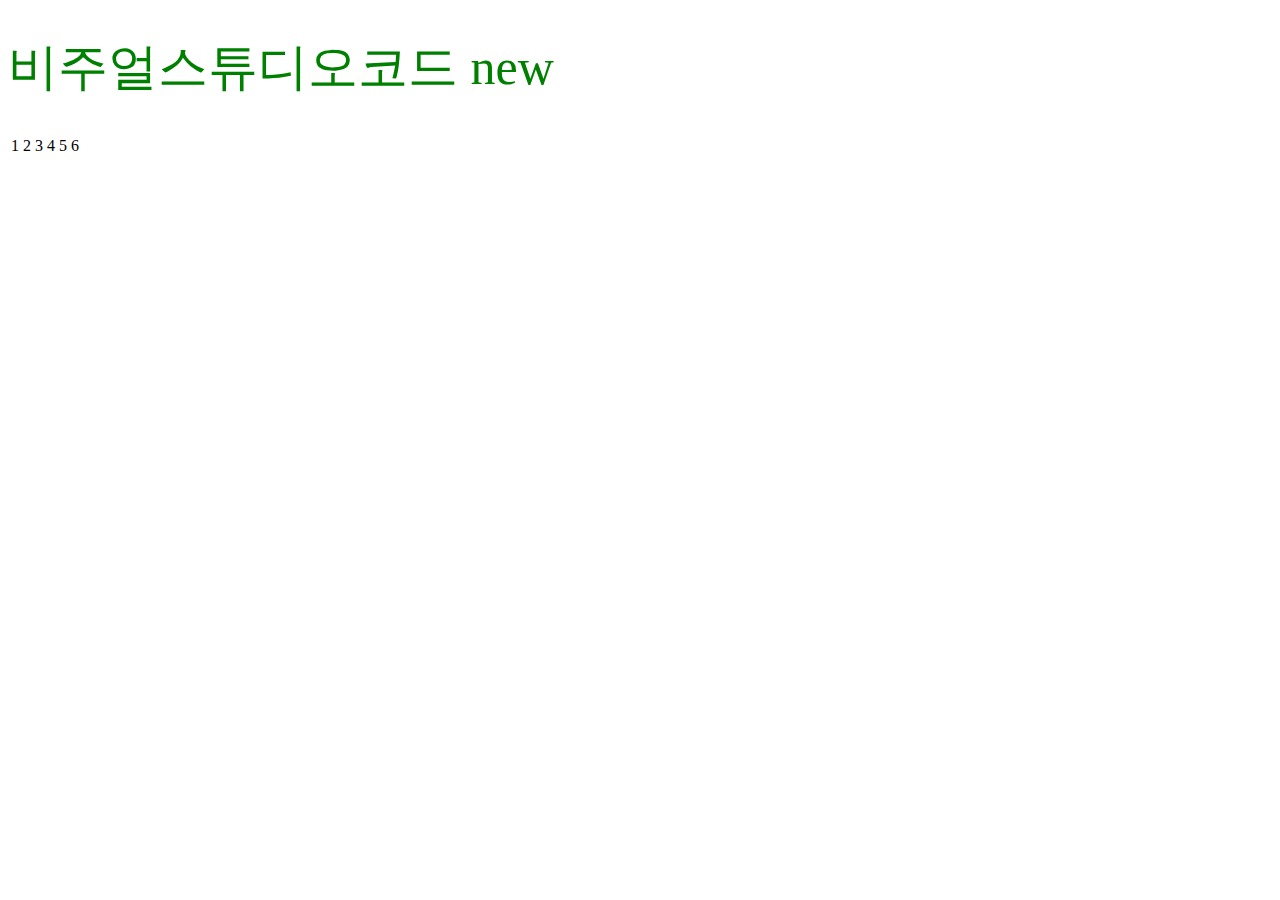
<file: index.html>
<!DOCTYPE html>
<html lang="ko">
  <head>
    <meta charset="UTF-8" />
    <meta http-equiv="X-UA-Compatible" content="IE=edge" />
    <title>VC 사용법</title>
    <style>
      h1 {
        color: rgba(235, 13, 13, 0.26);
      }
    </style>
    <link rel="stylesheet" href="css/inflearn.css">
  </head>
  <body>
    <h1 class="heading">비주얼스튜디오코드 <span>new</span></h1>
    <table>
      <tr>
        <td>1</td>
        <td>2</td>
        <td>3</td>
        <td>4</td>
        <td>5</td>
        <td>6</td>
      </tr>
    </table>
    
    <table>
      <tr>
        <td></td>
        <td></td>
        <td></td>
      </tr>
      <tr>
        <td></td>
        <td></td>
        <td></td>
      </tr>
    </table>
  </body>
</html>
</file>
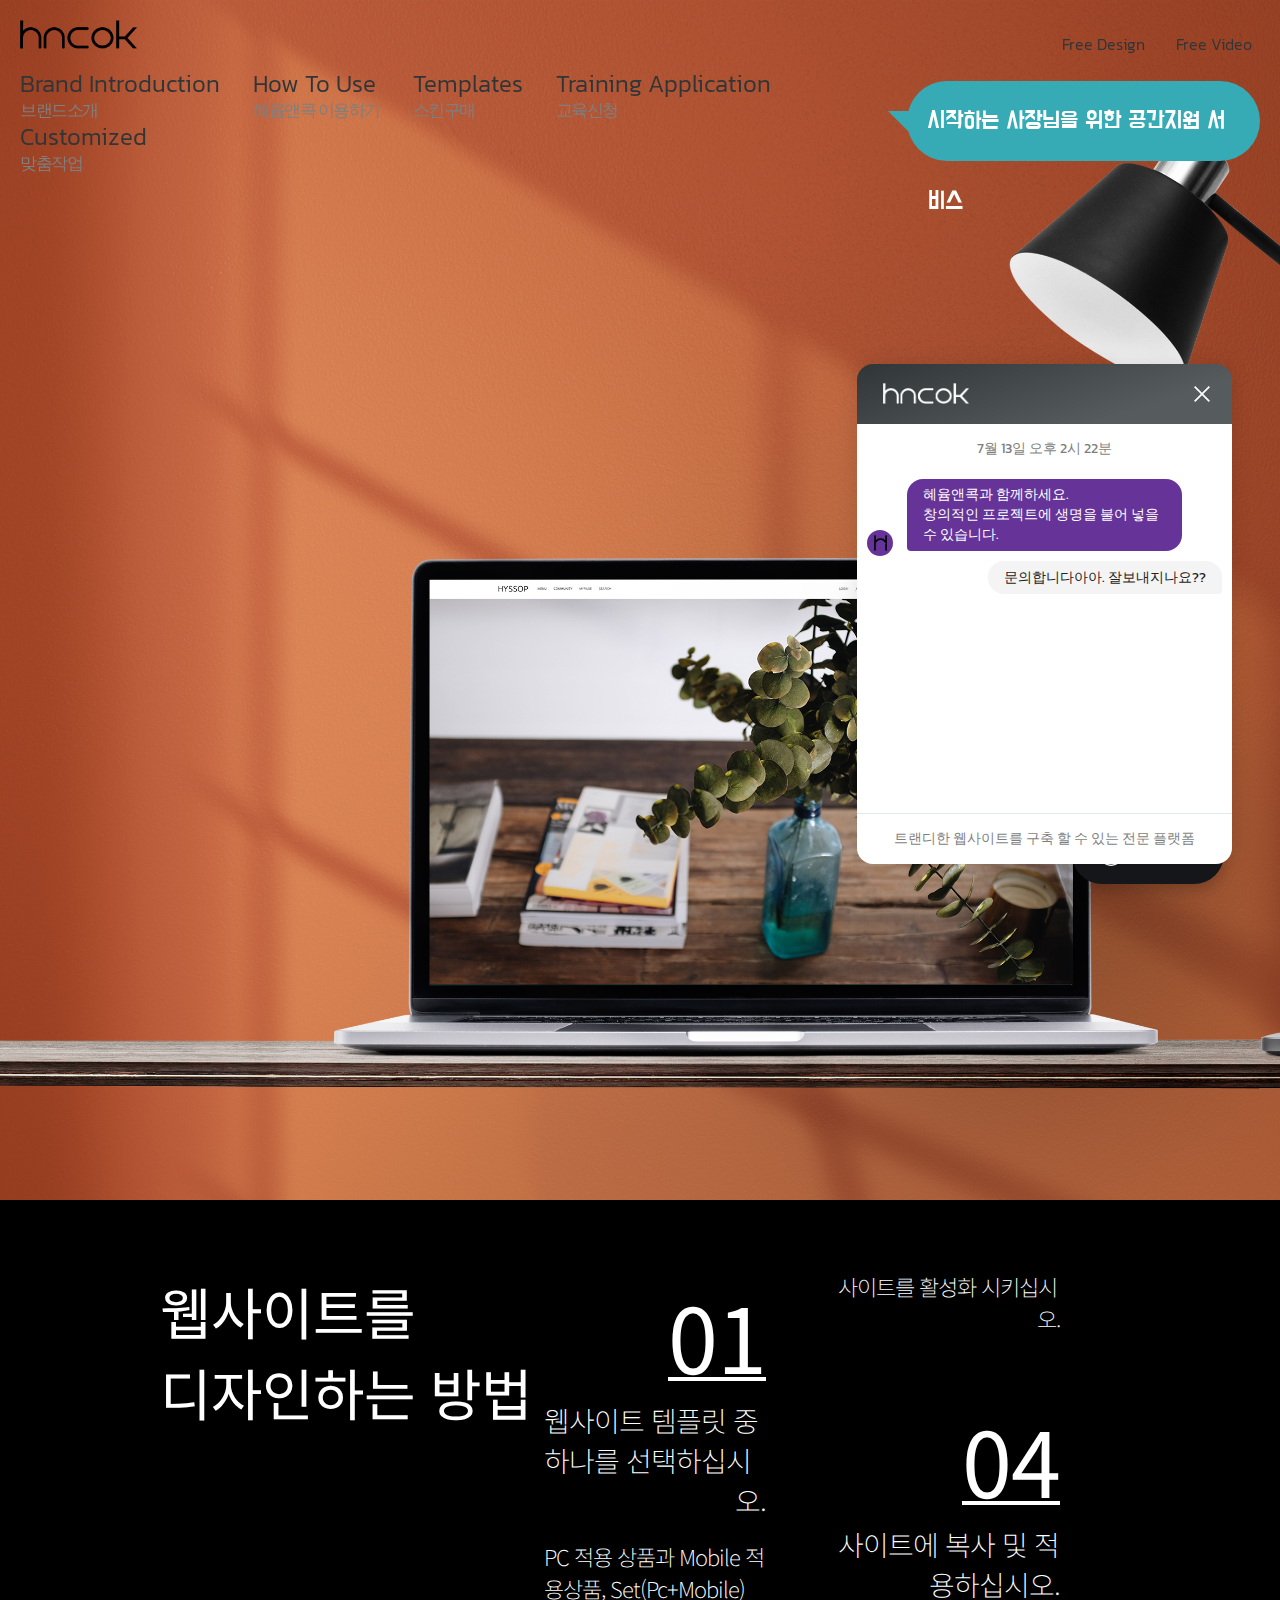
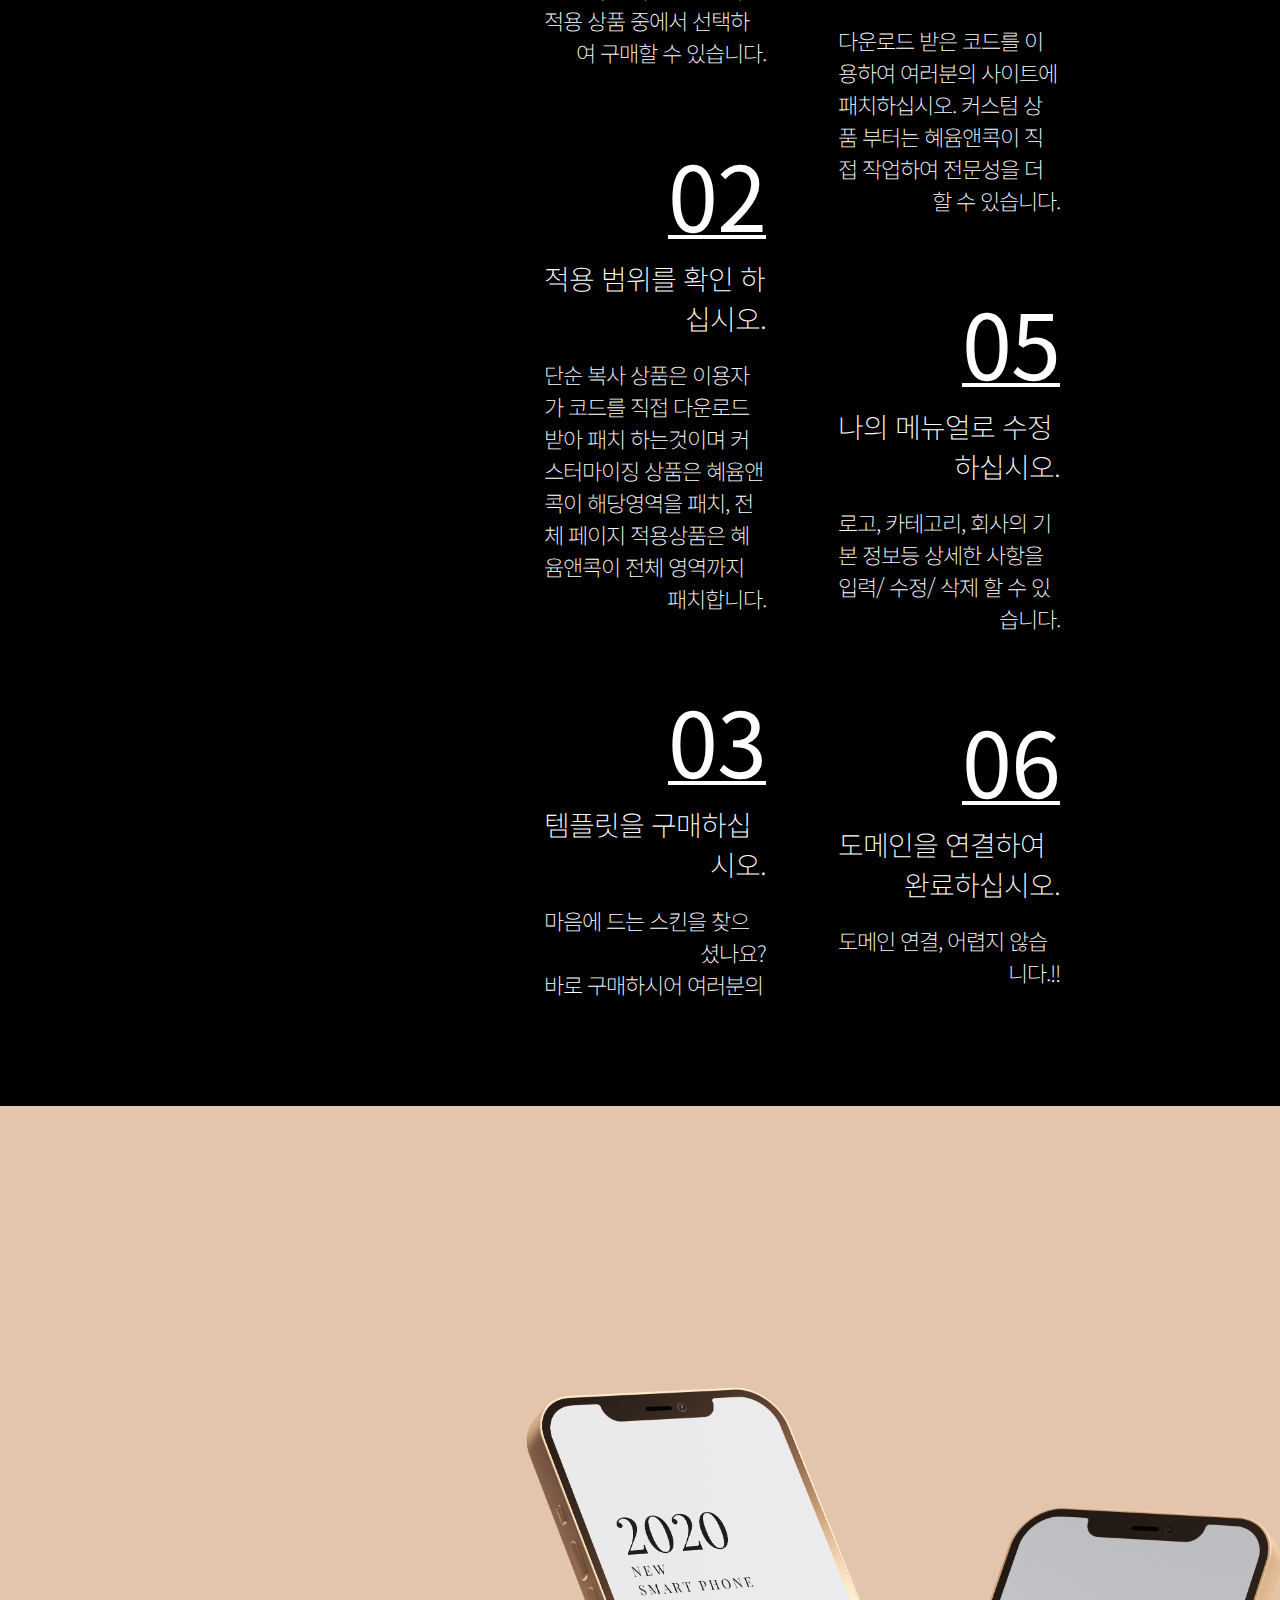
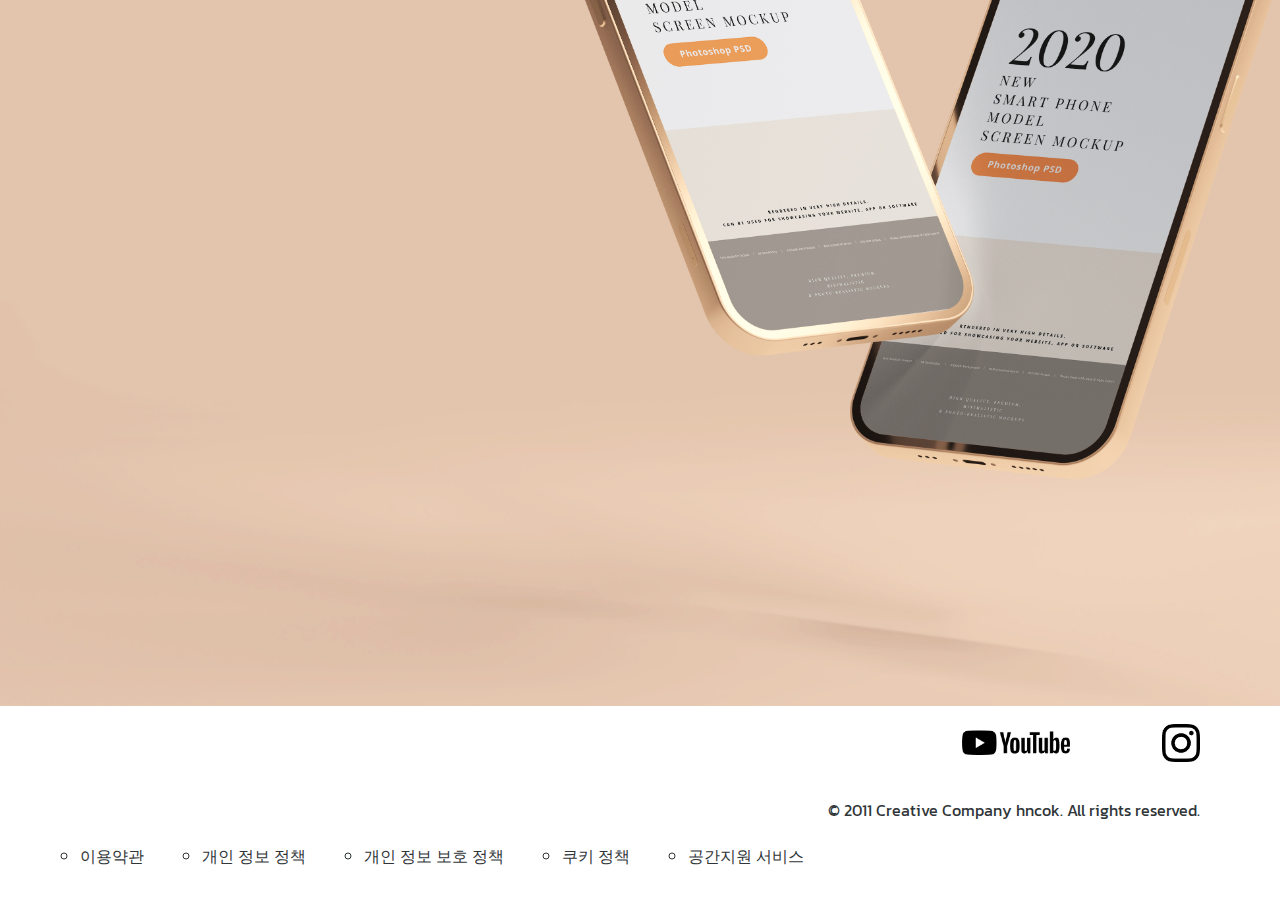
<file: Templates.html>
<!DOCTYPE html PUBLIC "-//W3C//DTD XHTML 1.0 Transitional//EN" "//www.w3.org/TR/xhtml1/DTD/xhtml1-transitional.dtd">
<html xmlns="//www.w3.org/1999/xhtml" xml:lang="ko" lang="ko">
<head>
    <meta http-equiv="X-UA-Compatible" content="IE=edge" />
    <meta http-equiv="Content-Type" content="text/html; charset=utf-8" />

    <!-- PG크로스브라우징필수내용 -->
    <meta http-equiv="Cache-Control" content="no-cache" />
    <meta http-equiv="Expires" content="0" />
    <meta http-equiv="Pragma" content="no-cache" />
    <!-- // PG크로스브라우징필수내용 -->

    <title>스킨구매</title>
	
    <script type="text/javascript" src="https://your-site-or-cdn.com/fontawesome/v6.1.1/js/conflict-detection.js"></script>
	<script type="text/javascript" src="js/module.js" defer></script>

	<link rel="stylesheet" type="text/css" href="css/hncok.css">
</head>
<body>
<!-- more stuff -->
<script data-fa-detection-ignore type="text/javascript">
	window.FontAwesomeDetection = {
  timeout: 1000,
  report: function(params){
	// Do your own reporting here
  }
}
</script>

<div id="wrap">
	<div id="container">
		<!-- 상단 레이아웃 -->
		<header class="l-header">
			<div class="module-flex-container">
				<!-- 로고 -->
				<h2><a href="main.html"></a></h2>
				<!-- gnb -->
				<div class="gnb">
					<ul>
						<li><a href="">Login in</a></li>
						<li><a href="">Sing Up</a></li>
					</ul>
					<span>문의하기</span>
				</div>
				<div class="sub_nav">
					<ul>
						<li><a href="/">Free Design</a></li>
						<li><a href="/">Free Video</a></li>
						<li class="module-none"><a href="/">Plans & Pricing</a></li>
					</ul>
				</div>
			</div>
			<!-- 주 메뉴 -->
			<nav class="module-flex-container">
				<div class="main_nav">
					<ul>
						<li><a href="BrandIntroduction.html">Brand introduction<p>브랜드소개</p></a></li>
						<li><a href="Howtouse.html">How to use<p>혜윰앤콕 이용하기</p></a></li>
						<li><a href="Templates.html">Templates<p>스킨구매</p></a></li>
						<li class="active"><a href="Trainingapplication.html">training application<p>교육신청</p></a></li>
						<li><a href="Customized.html">Customized<p>맞춤작업</p></a></li>
					</ul>
				</div>
				<div class="space-share"><a href="https://www.miiusoft.com/goods/goods_view.php?goodsNo=1000000231" target="_blank">시작하는 사장님을 위한 공간지원 서비스</a></div>
			</nav>
		</header>
		<hr class="layout" />
		
		<!-- 중앙 컨텐츠 -->
		<section>
			<div class="bl-laptop"></div>
			
			<!-- TEXT: 웹사이트를 디자인하는 방법 -->
			<section class="theme-DarkBackground bl-templates">
				<div class="ly-theme">
					<div class="ly-columnCount">
						<h3>웹사이트를<br />디자인하는 방법</h3>
						<article class="ly-column-right ly-column2">
							<ul>
								<li>
									<strong>01</strong>
                                    <p>웹사이트 템플릿 중 하나를 선택하십시오.</p>
									PC 적용 상품과 Mobile 적용상품, Set(Pc+Mobile) 적용 상품 중에서 선택하여 구매할 수 있습니다. 
								</li>
								<li>
									<strong>02</strong>
									<p>적용 범위를 확인 하십시오.</p>
									단순 복사 상품은 이용자가 코드를 직접 다운로드 받아 패치 하는것이며
									커스터마이징 상품은 혜윰앤콕이 해당영역을 패치,
									전체 페이지 적용상품은 혜윰앤콕이 전체 영역까지 패치합니다.
								</li>
								<li>
									<strong>03</strong>
									<p>템플릿을 구매하십시오.</p>
									마음에 드는 스킨을 찾으셨나요?<br />
									바로 구매하시어 여러분의 사이트를 활성화 시키십시오.
								</li>
								<li>
									<strong>04</strong>
									<p>사이트에 복사 및 적용하십시오.</p>
									다운로드 받은 코드를 이용하여 여러분의 사이트에 패치하십시오.
									커스텀 상품 부터는 혜윰앤콕이 직접 작업하여 전문성을 더할 수 있습니다.
								</li>
								<li>
									<strong>05</strong>
                                    <p>나의 메뉴얼로 수정하십시오.</p>
									로고, 카테고리, 회사의 기본 정보등 상세한 사항을 입력/ 수정/ 삭제 할 수 있습니다.
									<!-- 단순복사 상품을 신청하셨다면 이용자가 모든 사항을 직접 수정할 수 있습니다. -->
								</li>
								<li>
									<strong>06</strong>
									<p>도메인을 연결하여 완료하십시오.</p>
									도메인 연결, 어렵지 않습니다.!!
								</li>
							</ul>
						</article>
					</div>
				</div>
			</section>

			<div class="bl-mobile"></div>
        </section>

		<!-- 하단 레이아웃 -->
		<div id="footer">
			<footer>
				<div class="shot-link">
					<a hef=""><img src="./img/icon/youtube.jpg" alt="유튜브" /></a>
					<a hef=""><img src="./img/icon/instagram.jpg" alt="인스타그램" /></a></div>
				<div>
					<p>© 2011 Creative Company hncok. All rights reserved.</p>
				</div>
				<nav>
					<ul>
						<li><a href="">이용약관</a></li>
						<li><a href="">개인 정보 정책</a></li>
						<li><a href="">개인 정보 보호 정책</a></li>
						<li><a href="">쿠키 정책</a></li>
						<li><a href="https://www.miiusoft.com/goods/goods_view.php?goodsNo=1000000231" target="_blank">공간지원 서비스</a></li>
					</ul>
				</nav>
				<div class="module-triggerbtn">
					<div class="with-label">
						<span>상담하기</span>
					</div>
					<div class="chat-holder consult">
						<div class="chat-wrapper">
							<div class="chat-container">
								<div class="headline">
									<h2></h2>
									<span class="close">
										<svg xmlns="http://www.w3.org/2000/svg" width="28px" height="28px" viewBox="0 0 28 28">
											<g id="surface1">
												<path style="stroke:none;fill-rule:nonzero;fill:rgb(255,255,255);fill-opacity:1;" d="M 7.261719 21.960938 L 6.066406 20.738281 L 12.804688 14 L 6.066406 7.234375 L 7.261719 6.007812 L 14.027344 12.773438 L 20.738281 6.007812 L 21.933594 7.234375 L 15.226562 14 L 21.933594 20.738281 L 20.738281 21.960938 L 14.027344 15.195312 Z M 7.261719 21.960938 "/>
											</g>
										</svg>										
									</span>
								</div>
								<div class="message">
									<time>7월 13일 오후 2시 22분</time>
									<div class="foreword-title">
										<span>혜윰앤콕과 함께하세요.<br />창의적인 프로젝트에 생명을 불어 넣을 수 있습니다.</span>
									</div>
									<div>
										<rt>문의합니다아아. 잘보내지나요??</rt>
									</div>
								</div>
								<div class="phrase">
									트랜디한 웹사이트를 구축 할 수 있는 전문 플랫폼
								</div>
							</div>
						</div>
					</div>
				</div>
			</footer>
		</div>
		<hr class="layout" />
    </div>
</div>

</body>
</html>
</file>
<file: css/inflearn.css>
.heading {
    font-size: 50px;
    color:green;
    font-weight: 100;
}
</file>
<file: css/hncok.css>
@charset "UTF-8";
/*
 * basic : 
	폰트 스타일
	폰트 사이즈
	컬러
	로고
 */
@import url("https://fonts.googleapis.com/css2?family=Do+Hyeon&family=Kanit:wght@100;200;300;400;500&family=Noto+Sans+KR:wght@100;300;400;500;700&family=Titillium+Web:wght@200;300;400;600&display=swap");
/* ************************************************************************************ */
/* tag reset */
@import url("https://fonts.googleapis.com/css2?family=Do+Hyeon&family=Kanit:wght@100;200;300;400;500&family=Noto+Sans+KR:wght@100;300;400;500;700&family=Titillium+Web:wght@200;300;400;600&display=swap");
@import url("https://fonts.googleapis.com/css2?family=Do+Hyeon&family=Kanit:wght@100;200;300;400;500&family=Noto+Sans+KR:wght@100;300;400;500;700&family=Titillium+Web:wght@200;300;400;600&display=swap");
@import url("https://fonts.googleapis.com/css2?family=Do+Hyeon&family=Kanit:wght@100;200;300;400;500&family=Noto+Sans+KR:wght@100;300;400;500;700&family=Titillium+Web:wght@200;300;400;600&display=swap");
@import url("https://fonts.googleapis.com/css2?family=Do+Hyeon&family=Kanit:wght@100;200;300;400;500&family=Noto+Sans+KR:wght@100;300;400;500;700&family=Titillium+Web:wght@200;300;400;600&display=swap");
@import url("https://fonts.googleapis.com/css2?family=Do+Hyeon&family=Kanit:wght@100;200;300;400;500&family=Noto+Sans+KR:wght@100;300;400;500;700&family=Titillium+Web:wght@200;300;400;600&display=swap");
@import url("https://fonts.googleapis.com/css2?family=Do+Hyeon&family=Kanit:wght@100;200;300;400;500&family=Noto+Sans+KR:wght@100;300;400;500;700&family=Titillium+Web:wght@200;300;400;600&display=swap");
@import url("https://fonts.googleapis.com/css2?family=Do+Hyeon&family=Kanit:wght@100;200;300;400;500&family=Noto+Sans+KR:wght@100;300;400;500;700&family=Titillium+Web:wght@200;300;400;600&display=swap");
html, body, div, dl, dt, dd, ul, ol, li, h1, h2, h3, h4, h5, h6, pre, code, form, fieldset, legend, input, textarea, p, blockquote, th, td, img {
  margin: 0;
  padding: 0;
}

html {
  width: 100%;
  height: 100%;
}

body, code {
  font: 0.75em Noto Sans KR, Verdana, Dotum, AppleGothic, sans-serif;
  color: #303538;
  background: #fff;
}

li {
  list-style: none;
}

img, fieldset {
  border: none;
  vertical-align: top;
  max-width: 100%;
}

table {
  width: 100%;
  border: 0;
  border-spacing: 0;
  border-collapse: collapse;
}

caption {
  display: none;
}

th, td {
  border: 0;
  vertical-align: top;
}

button {
  overflow: visible;
  padding: 0;
  margin: 0;
  border: 0;
  cursor: pointer;
}

a {
  text-decoration: none;
  color: #303538;
}

a:hover {
  text-decoration: none;
}

a:active {
  text-decoration: none;
}

hr.layout {
  display: none;
}

* {
  box-sizing: border-box;
}

img {
  max-width: 100%;
  height: auto;
}

/* ************************************************************************************ */
/* 폰트 스타일 */
/* 폰트 사이즈 */
:root {
  --pixcel-1: 1px;
  --pixcel-2: 2px;
  --pixcel-3: 3px;
  --pixcel-4: 4px;
  --pixcel-5: 5px;
  --pixcel-6: 6px;
  --pixcel-7: 7px;
  --pixcel-8: 8px;
  --pixcel-9: 9px;
  --pixcel-10: 10px;
  --pixcel-11: 11px;
  --pixcel-12: 12px;
  --pixcel-13: 13px;
  --pixcel-14: 14px;
  --pixcel-15: 15px;
  --pixcel-16: 16px;
  --pixcel-17: 17px;
  --pixcel-18: 18px;
  --pixcel-19: 19px;
  --pixcel-20: 20px;
  --pixcel-21: 21px;
  --pixcel-22: 22px;
  --pixcel-23: 23px;
  --pixcel-24: 24px;
  --pixcel-25: 25px;
  --pixcel-26: 26px;
  --pixcel-27: 27px;
  --pixcel-28: 28px;
  --pixcel-29: 29px;
  --pixcel-30: 30px;
  --pixcel-31: 31px;
  --pixcel-32: 32px;
  --pixcel-33: 33px;
  --pixcel-34: 34px;
  --pixcel-35: 35px;
  --pixcel-36: 36px;
  --pixcel-37: 37px;
  --pixcel-38: 38px;
  --pixcel-39: 39px;
  --pixcel-40: 40px;
  --weight-100: 100;
  --weight-200: 200;
  --weight-300: 300;
  --weight-400: 400;
  --weight-500: 500;
  --weight-600: 600;
  --weight-700: 700;
  --weight-800: 800;
  --weight-900: 900;
}

/* 메인 포인트 컬러*/
/* 서브 포인트 컬러*/
/* 서브 포인트 컬러*/
h4 {
  font-size: 24px;
}

/*
 * basic : 
	폰트 스타일
	폰트 사이즈
	컬러
	로고
 */
/* ************************************************************************************ */
/* tag reset */
html, body, div, dl, dt, dd, ul, ol, li, h1, h2, h3, h4, h5, h6, pre, code, form, fieldset, legend, input, textarea, p, blockquote, th, td, img {
  margin: 0;
  padding: 0;
}

html {
  width: 100%;
  height: 100%;
}

body, code {
  font: 0.75em Noto Sans KR, Verdana, Dotum, AppleGothic, sans-serif;
  color: #303538;
  background: #fff;
}

li {
  list-style: none;
}

img, fieldset {
  border: none;
  vertical-align: top;
  max-width: 100%;
}

table {
  width: 100%;
  border: 0;
  border-spacing: 0;
  border-collapse: collapse;
}

caption {
  display: none;
}

th, td {
  border: 0;
  vertical-align: top;
}

button {
  overflow: visible;
  padding: 0;
  margin: 0;
  border: 0;
  cursor: pointer;
}

a {
  text-decoration: none;
  color: #303538;
}

a:hover {
  text-decoration: none;
}

a:active {
  text-decoration: none;
}

hr.layout {
  display: none;
}

* {
  box-sizing: border-box;
}

img {
  max-width: 100%;
  height: auto;
}

/* ************************************************************************************ */
/* 폰트 스타일 */
/* 폰트 사이즈 */
:root {
  --pixcel-1: 1px;
  --pixcel-2: 2px;
  --pixcel-3: 3px;
  --pixcel-4: 4px;
  --pixcel-5: 5px;
  --pixcel-6: 6px;
  --pixcel-7: 7px;
  --pixcel-8: 8px;
  --pixcel-9: 9px;
  --pixcel-10: 10px;
  --pixcel-11: 11px;
  --pixcel-12: 12px;
  --pixcel-13: 13px;
  --pixcel-14: 14px;
  --pixcel-15: 15px;
  --pixcel-16: 16px;
  --pixcel-17: 17px;
  --pixcel-18: 18px;
  --pixcel-19: 19px;
  --pixcel-20: 20px;
  --pixcel-21: 21px;
  --pixcel-22: 22px;
  --pixcel-23: 23px;
  --pixcel-24: 24px;
  --pixcel-25: 25px;
  --pixcel-26: 26px;
  --pixcel-27: 27px;
  --pixcel-28: 28px;
  --pixcel-29: 29px;
  --pixcel-30: 30px;
  --pixcel-31: 31px;
  --pixcel-32: 32px;
  --pixcel-33: 33px;
  --pixcel-34: 34px;
  --pixcel-35: 35px;
  --pixcel-36: 36px;
  --pixcel-37: 37px;
  --pixcel-38: 38px;
  --pixcel-39: 39px;
  --pixcel-40: 40px;
  --weight-100: 100;
  --weight-200: 200;
  --weight-300: 300;
  --weight-400: 400;
  --weight-500: 500;
  --weight-600: 600;
  --weight-700: 700;
  --weight-800: 800;
  --weight-900: 900;
}

/* 메인 포인트 컬러*/
/* 서브 포인트 컬러*/
/* 서브 포인트 컬러*/
h4 {
  font-size: 24px;
}

#wrap {
  width: 100%;
}

#container {
  width: auto;
}

.l-header {
  position: fixed;
  width: 100%;
  top: 0;
  z-index: 999;
  padding: 20px 20px;
  font-family: "Kanit";
  background: transparent;
}
.l-header .module-flex-container {
  display: flex;
  justify-content: space-between;
  align-items: center;
}
.l-header .module-flex-container h2 {
  background-image: url("../img/new22_logo.png");
  background-size: 60%;
  background-repeat: no-repeat;
  width: 195px;
  height: 48px;
}
.l-header nav li {
  display: inline-block;
}
.l-header .main_nav li {
  margin-right: var(--pixcel-30);
}
.l-header .main_nav a {
  color: #303538;
  text-transform: capitalize;
  line-height: 1.3;
  font-size: 24px;
  font-weight: var(--weight-300);
}
.l-header .main_nav a p {
  color: #7f7f7f;
  letter-spacing: -1.5px;
  font-size: 17px;
  font-weight: var(--weight-300);
}
.l-header .main_nav a p:hover {
  text-decoration: underline solid #303538 2px;
  text-underline-offset: 0.3em;
}
.l-header .sub_nav {
  margin-right: 8px;
  text-align: right;
}
.l-header .sub_nav li {
  display: inline-block;
}
.l-header .sub_nav li:last-child {
  display: none;
}
.l-header .sub_nav li a {
  margin-left: var(--pixcel-28);
  color: #303538;
  transition: 0.25s;
  font-size: 16px;
  font-weight: var(--weight-300);
  /*
      text-decoration-thickness : 선의 두께를 설정
      offset:거리설정
      선의 스타일을 설정 : double, dotted, wavy, dashed
      line : 취소선
      text-decoration: underline overline : 밑줄과 윗줄 모두
  */
}
.l-header .sub_nav li a:hover {
  text-decoration: underline solid #303538 2px;
  text-underline-offset: 0.3em;
}
.l-header .gnb ul {
  display: none;
}
.l-header .gnb ul li {
  display: inline-block;
}
.l-header .gnb ul li a {
  color: #7f7f7f;
  font-size: var(--pixcel-16);
  font-weight: var(--weight-300);
}
.l-header .gnb ul li:nth-child(1):after {
  content: "/";
  margin-left: var(--pixcel-10);
  margin-right: var(--pixcel-8);
}
.l-header .gnb span {
  display: none;
  color: #fff;
  font-size: 14px;
  font-weight: var(--weight-300);
  padding: 5px 30px;
  border-radius: var(--pixcel-20);
  background-color: #663399;
  cursor: pointer;
  transition: 0.25s;
}
.l-header .gnb span:hover {
  color: #4e42a2;
  background-color: #e9eaff;
}
.l-header .space-share a {
  position: relative;
  display: block;
  padding: 0 20px;
  height: 80px;
  line-height: 80px;
  -webkit-border-radius: 50px;
  -moz-border-radius: 50px;
  border-radius: 50px;
  background: #36abb5;
  color: #fff;
  font-family: "Do Hyeon";
  font-size: 24px;
  font-weight: var(--weight-300);
}
.l-header .space-share a:after {
  content: "";
  position: absolute;
  left: 2px;
  top: 50%;
  width: 0;
  height: 0;
  border: 21px solid transparent;
  border-right-color: #36abb5;
  border-left: 0;
  border-top: 0;
  margin-top: -10.5px;
  margin-left: -21px;
}

#footer {
  display: flex;
  flex-direction: column;
}

footer {
  position: relative;
  margin: 20px 80px 0;
  margin-top: auto;
  padding-bottom: 40px;
  text-align: right;
  font-family: "Kanit";
  font-size: 16px;
  font-weight: var(--weight-400);
}
footer .shot-link {
  margin-bottom: 32px;
}
footer .shot-link a {
  display: inline-block;
  margin-left: 88px;
}
footer .shot-link a:nth-child(1) img {
  width: 108px;
}
footer .shot-link a:nth-child(2) img {
  width: 38px;
}
footer nav {
  margin-top: 22px;
  text-align: left;
}
footer nav ul {
  display: flex;
}
footer nav ul li {
  margin-right: 58px;
  font-weight: var(--weight-500);
  list-style: circle;
  transition: 0.25s;
}
footer nav ul li:hover {
  list-style: disc;
}
footer .module-triggerbtn {
  position: fixed;
  bottom: 16px;
  right: 28px;
  z-index: 999;
  display: inline-flex;
  padding: 10px 28px 0 17px;
  opacity: 1;
  transition: transform 0.16s linear 0s;
}
footer .module-triggerbtn:hover {
  opacity: 0.08s linear 0.2s;
}
footer .with-label {
  cursor: pointer;
  display: flex;
  padding: 0 16px;
  min-width: 60px;
  height: 60px;
  align-items: center;
  background: #15171A;
  box-shadow: rgba(0, 0, 0, 0.24) 0px 8px 16px -2px;
  border-radius: 999px;
  transition: opacity 0.3s ease;
}
footer .with-label span {
  padding: 8px;
  color: rgb(255, 255, 255);
  display: flex;
  align-items: center;
}
footer .with-label span:before {
  content: " ";
  position: relative;
  display: inline-block;
  margin-right: 10px;
  width: 30px;
  height: 30px;
  background: url(../img/icon/face_wght300_opsz48.png) 0 50% no-repeat;
  background-size: 100%;
}
footer .chat-holder {
  z-index: 2147483647;
  margin: 0px;
  padding: 0px;
  -webkit-font-smoothing: antialiased;
  font-size: 14px;
  line-height: 20px;
  inset: auto 0px 0px;
  color: rgb(32, 34, 37);
  width: auto;
  height: auto;
}
footer .chat-holder .consult {
  z-index: 2147483647;
  margin: 0px;
  padding: 0px;
  -webkit-font-smoothing: antialiased;
  font-size: 14px;
  line-height: 20px;
  inset: auto 0px 0px;
  color: rgb(32, 34, 37);
  width: auto;
  height: auto;
}
footer .chat-holder .chat-wrapper {
  position: absolute;
  height: auto;
  width: auto;
  top: auto;
  bottom: 20px;
  right: 20px;
}
footer .chat-holder .chat-container {
  -webkit-font-smoothing: antialiased;
  font-size: 14px;
  line-height: 20px;
  color: rgb(32, 34, 37);
  box-shadow: rgba(0, 0, 0, 0.1) 0px 0px 20px 1px;
  overflow: hidden;
  transform-origin: right bottom;
  display: flex;
  flex-direction: column;
  width: 375px;
  height: 500px;
  max-height: calc(100vh - 48px);
  border-radius: 16px;
}
footer .chat-holder .chat-container .close {
  cursor: pointer;
}
footer .chat-holder .headline {
  background-image: linear-gradient(162deg, rgb(48, 53, 56), rgb(86, 91, 94) 75%);
  padding: 16px;
  display: flex;
  -webkit-box-align: center;
  align-items: center;
  -webkit-box-pack: justify;
  justify-content: space-between;
  flex-shrink: 0;
}
footer .chat-holder .headline h2 {
  margin-left: 10px;
  width: 86px;
  height: 26px;
  background: url(../img/logo/logo_w.png) 0 50% no-repeat;
  background-size: 100%;
}
footer .chat-holder .message {
  overflow: hidden;
  -webkit-box-flex: 1;
  flex-grow: 1;
  position: relative;
  background: rgb(255, 255, 255);
  height: 100%;
}
footer .chat-holder .message time {
  margin: 15px auto;
  display: block;
  text-align: center;
  color: #7f7f7f;
}
footer .chat-holder .message .foreword-title {
  position: relative;
}
footer .chat-holder .message .foreword-title:before {
  content: "";
  display: inline-block;
  position: absolute;
  left: 10px;
  bottom: 0;
  width: 26px;
  height: 26px;
  border-radius: 50%;
  background: url(../img/logo/simbol.png) 50% 50% no-repeat;
  background-size: 50%;
  background-color: #663399;
}
footer .chat-holder .message .foreword-title span {
  display: inline-block;
  margin: 5px 50px;
  padding: 6px 16px;
  max-width: 75%;
  text-align: left;
  white-space: pre-line;
  color: #fff;
  border-radius: 16px 16px 16px 4px;
  background-color: #663399;
}
footer .chat-holder .message rt {
  display: inline-block;
  margin: 5px 50px;
  padding: 6px 16px;
  max-width: 75%;
  text-align: left;
  white-space: pre-line;
  margin-right: 10px;
  border-radius: 16px 16px 4px 16px;
  background-color: #f4f4f4;
}
footer .chat-holder .phrase {
  padding: 15px 0;
  width: 100%;
  color: #7f7f7f;
  text-align: center;
  background: rgb(255, 255, 255);
  border-top: 1px solid #e2e9ee;
}

.l-mainContents {
  padding-top: 152px;
}

.ly-contents {
  padding-top: 170px;
}

.ly-theme {
  width: 75%;
  margin: 0 auto;
  letter-spacing: -1px;
}

.ly-columnCount {
  display: flex;
  justify-content: space-between;
}

.ly-column2 {
  column-count: 2;
}

.theme-wave {
  width: 100%;
  height: 619px;
  background-image: linear-gradient(to right, rgba(98, 47, 44, 0), rgb(98, 47, 44));
  background: #9fa2a5 url(../img/banner/brandTopBg.jpg) 50% 100% repeat-x;
  background-size: cover;
}

/*
 * module
 */
/* Syntactically Awesome Style Sheets */
/* SCSS 규칙
    Numbers: 숫자에 단위가 있거나 없습니다.
    Strings: 문자에 따옴표가 있거나 없습니다.
    Nulls: 속성값으로 null이 사용되면 컴파일하지 않습니다.
    Lists: ()를 붙이거나 붙이지 않습니다.
    Maps: ()를 꼭 붙여야 합니다.
    중첩 안에서 & 키워드는 상위(부모) 선택자를 참조하여 치환.

    $(변수) : 속성값; * 반복적으로 사용되는 값을 변수로 지정 *
    @for(반복문) 
    @if(조건문)
*/
/*
 * basic : 
	폰트 스타일
	폰트 사이즈
	컬러
	로고
 */
/* ************************************************************************************ */
/* tag reset */
html, body, div, dl, dt, dd, ul, ol, li, h1, h2, h3, h4, h5, h6, pre, code, form, fieldset, legend, input, textarea, p, blockquote, th, td, img {
  margin: 0;
  padding: 0;
}

html {
  width: 100%;
  height: 100%;
}

body, code {
  font: 0.75em Noto Sans KR, Verdana, Dotum, AppleGothic, sans-serif;
  color: #303538;
  background: #fff;
}

li {
  list-style: none;
}

img, fieldset {
  border: none;
  vertical-align: top;
  max-width: 100%;
}

table {
  width: 100%;
  border: 0;
  border-spacing: 0;
  border-collapse: collapse;
}

caption {
  display: none;
}

th, td {
  border: 0;
  vertical-align: top;
}

button {
  overflow: visible;
  padding: 0;
  margin: 0;
  border: 0;
  cursor: pointer;
}

a {
  text-decoration: none;
  color: #303538;
}

a:hover {
  text-decoration: none;
}

a:active {
  text-decoration: none;
}

hr.layout {
  display: none;
}

* {
  box-sizing: border-box;
}

img {
  max-width: 100%;
  height: auto;
}

/* ************************************************************************************ */
/* 폰트 스타일 */
/* 폰트 사이즈 */
:root {
  --pixcel-1: 1px;
  --pixcel-2: 2px;
  --pixcel-3: 3px;
  --pixcel-4: 4px;
  --pixcel-5: 5px;
  --pixcel-6: 6px;
  --pixcel-7: 7px;
  --pixcel-8: 8px;
  --pixcel-9: 9px;
  --pixcel-10: 10px;
  --pixcel-11: 11px;
  --pixcel-12: 12px;
  --pixcel-13: 13px;
  --pixcel-14: 14px;
  --pixcel-15: 15px;
  --pixcel-16: 16px;
  --pixcel-17: 17px;
  --pixcel-18: 18px;
  --pixcel-19: 19px;
  --pixcel-20: 20px;
  --pixcel-21: 21px;
  --pixcel-22: 22px;
  --pixcel-23: 23px;
  --pixcel-24: 24px;
  --pixcel-25: 25px;
  --pixcel-26: 26px;
  --pixcel-27: 27px;
  --pixcel-28: 28px;
  --pixcel-29: 29px;
  --pixcel-30: 30px;
  --pixcel-31: 31px;
  --pixcel-32: 32px;
  --pixcel-33: 33px;
  --pixcel-34: 34px;
  --pixcel-35: 35px;
  --pixcel-36: 36px;
  --pixcel-37: 37px;
  --pixcel-38: 38px;
  --pixcel-39: 39px;
  --pixcel-40: 40px;
  --weight-100: 100;
  --weight-200: 200;
  --weight-300: 300;
  --weight-400: 400;
  --weight-500: 500;
  --weight-600: 600;
  --weight-700: 700;
  --weight-800: 800;
  --weight-900: 900;
}

/* 메인 포인트 컬러*/
/* 서브 포인트 컬러*/
/* 서브 포인트 컬러*/
h4 {
  font-size: 24px;
}

/*
 * basic : 
	폰트 스타일
	폰트 사이즈
	컬러
	로고
 */
/* ************************************************************************************ */
/* tag reset */
html, body, div, dl, dt, dd, ul, ol, li, h1, h2, h3, h4, h5, h6, pre, code, form, fieldset, legend, input, textarea, p, blockquote, th, td, img {
  margin: 0;
  padding: 0;
}

html {
  width: 100%;
  height: 100%;
}

body, code {
  font: 0.75em Noto Sans KR, Verdana, Dotum, AppleGothic, sans-serif;
  color: #303538;
  background: #fff;
}

li {
  list-style: none;
}

img, fieldset {
  border: none;
  vertical-align: top;
  max-width: 100%;
}

table {
  width: 100%;
  border: 0;
  border-spacing: 0;
  border-collapse: collapse;
}

caption {
  display: none;
}

th, td {
  border: 0;
  vertical-align: top;
}

button {
  overflow: visible;
  padding: 0;
  margin: 0;
  border: 0;
  cursor: pointer;
}

a {
  text-decoration: none;
  color: #303538;
}

a:hover {
  text-decoration: none;
}

a:active {
  text-decoration: none;
}

hr.layout {
  display: none;
}

* {
  box-sizing: border-box;
}

img {
  max-width: 100%;
  height: auto;
}

/* ************************************************************************************ */
/* 폰트 스타일 */
/* 폰트 사이즈 */
:root {
  --pixcel-1: 1px;
  --pixcel-2: 2px;
  --pixcel-3: 3px;
  --pixcel-4: 4px;
  --pixcel-5: 5px;
  --pixcel-6: 6px;
  --pixcel-7: 7px;
  --pixcel-8: 8px;
  --pixcel-9: 9px;
  --pixcel-10: 10px;
  --pixcel-11: 11px;
  --pixcel-12: 12px;
  --pixcel-13: 13px;
  --pixcel-14: 14px;
  --pixcel-15: 15px;
  --pixcel-16: 16px;
  --pixcel-17: 17px;
  --pixcel-18: 18px;
  --pixcel-19: 19px;
  --pixcel-20: 20px;
  --pixcel-21: 21px;
  --pixcel-22: 22px;
  --pixcel-23: 23px;
  --pixcel-24: 24px;
  --pixcel-25: 25px;
  --pixcel-26: 26px;
  --pixcel-27: 27px;
  --pixcel-28: 28px;
  --pixcel-29: 29px;
  --pixcel-30: 30px;
  --pixcel-31: 31px;
  --pixcel-32: 32px;
  --pixcel-33: 33px;
  --pixcel-34: 34px;
  --pixcel-35: 35px;
  --pixcel-36: 36px;
  --pixcel-37: 37px;
  --pixcel-38: 38px;
  --pixcel-39: 39px;
  --pixcel-40: 40px;
  --weight-100: 100;
  --weight-200: 200;
  --weight-300: 300;
  --weight-400: 400;
  --weight-500: 500;
  --weight-600: 600;
  --weight-700: 700;
  --weight-800: 800;
  --weight-900: 900;
}

/* 메인 포인트 컬러*/
/* 서브 포인트 컬러*/
/* 서브 포인트 컬러*/
h4 {
  font-size: 24px;
}

#wrap {
  width: 100%;
}

#container {
  width: auto;
}

.l-header {
  position: fixed;
  width: 100%;
  top: 0;
  z-index: 999;
  padding: 20px 20px;
  font-family: "Kanit";
  background: transparent;
}
.l-header .module-flex-container {
  display: flex;
  justify-content: space-between;
  align-items: center;
}
.l-header .module-flex-container h2 {
  background-image: url("../img/new22_logo.png");
  background-size: 60%;
  background-repeat: no-repeat;
  width: 195px;
  height: 48px;
}
.l-header nav li {
  display: inline-block;
}
.l-header .main_nav li {
  margin-right: var(--pixcel-30);
}
.l-header .main_nav a {
  color: #303538;
  text-transform: capitalize;
  line-height: 1.3;
  font-size: 24px;
  font-weight: var(--weight-300);
}
.l-header .main_nav a p {
  color: #7f7f7f;
  letter-spacing: -1.5px;
  font-size: 17px;
  font-weight: var(--weight-300);
}
.l-header .main_nav a p:hover {
  text-decoration: underline solid #303538 2px;
  text-underline-offset: 0.3em;
}
.l-header .sub_nav {
  margin-right: 8px;
  text-align: right;
}
.l-header .sub_nav li {
  display: inline-block;
}
.l-header .sub_nav li:last-child {
  display: none;
}
.l-header .sub_nav li a {
  margin-left: var(--pixcel-28);
  color: #303538;
  transition: 0.25s;
  font-size: 16px;
  font-weight: var(--weight-300);
  /*
      text-decoration-thickness : 선의 두께를 설정
      offset:거리설정
      선의 스타일을 설정 : double, dotted, wavy, dashed
      line : 취소선
      text-decoration: underline overline : 밑줄과 윗줄 모두
  */
}
.l-header .sub_nav li a:hover {
  text-decoration: underline solid #303538 2px;
  text-underline-offset: 0.3em;
}
.l-header .gnb ul {
  display: none;
}
.l-header .gnb ul li {
  display: inline-block;
}
.l-header .gnb ul li a {
  color: #7f7f7f;
  font-size: var(--pixcel-16);
  font-weight: var(--weight-300);
}
.l-header .gnb ul li:nth-child(1):after {
  content: "/";
  margin-left: var(--pixcel-10);
  margin-right: var(--pixcel-8);
}
.l-header .gnb span {
  display: none;
  color: #fff;
  font-size: 14px;
  font-weight: var(--weight-300);
  padding: 5px 30px;
  border-radius: var(--pixcel-20);
  background-color: #663399;
  cursor: pointer;
  transition: 0.25s;
}
.l-header .gnb span:hover {
  color: #4e42a2;
  background-color: #e9eaff;
}
.l-header .space-share a {
  position: relative;
  display: block;
  padding: 0 20px;
  height: 80px;
  line-height: 80px;
  -webkit-border-radius: 50px;
  -moz-border-radius: 50px;
  border-radius: 50px;
  background: #36abb5;
  color: #fff;
  font-family: "Do Hyeon";
  font-size: 24px;
  font-weight: var(--weight-300);
}
.l-header .space-share a:after {
  content: "";
  position: absolute;
  left: 2px;
  top: 50%;
  width: 0;
  height: 0;
  border: 21px solid transparent;
  border-right-color: #36abb5;
  border-left: 0;
  border-top: 0;
  margin-top: -10.5px;
  margin-left: -21px;
}

#footer {
  display: flex;
  flex-direction: column;
}

footer {
  position: relative;
  margin: 20px 80px 0;
  margin-top: auto;
  padding-bottom: 40px;
  text-align: right;
  font-family: "Kanit";
  font-size: 16px;
  font-weight: var(--weight-400);
}
footer .shot-link {
  margin-bottom: 32px;
}
footer .shot-link a {
  display: inline-block;
  margin-left: 88px;
}
footer .shot-link a:nth-child(1) img {
  width: 108px;
}
footer .shot-link a:nth-child(2) img {
  width: 38px;
}
footer nav {
  margin-top: 22px;
  text-align: left;
}
footer nav ul {
  display: flex;
}
footer nav ul li {
  margin-right: 58px;
  font-weight: var(--weight-500);
  list-style: circle;
  transition: 0.25s;
}
footer nav ul li:hover {
  list-style: disc;
}
footer .module-triggerbtn {
  position: fixed;
  bottom: 16px;
  right: 28px;
  z-index: 999;
  display: inline-flex;
  padding: 10px 28px 0 17px;
  opacity: 1;
  transition: transform 0.16s linear 0s;
}
footer .module-triggerbtn:hover {
  opacity: 0.08s linear 0.2s;
}
footer .with-label {
  cursor: pointer;
  display: flex;
  padding: 0 16px;
  min-width: 60px;
  height: 60px;
  align-items: center;
  background: #15171A;
  box-shadow: rgba(0, 0, 0, 0.24) 0px 8px 16px -2px;
  border-radius: 999px;
  transition: opacity 0.3s ease;
}
footer .with-label span {
  padding: 8px;
  color: rgb(255, 255, 255);
  display: flex;
  align-items: center;
}
footer .with-label span:before {
  content: " ";
  position: relative;
  display: inline-block;
  margin-right: 10px;
  width: 30px;
  height: 30px;
  background: url(../img/icon/face_wght300_opsz48.png) 0 50% no-repeat;
  background-size: 100%;
}
footer .chat-holder {
  z-index: 2147483647;
  margin: 0px;
  padding: 0px;
  -webkit-font-smoothing: antialiased;
  font-size: 14px;
  line-height: 20px;
  inset: auto 0px 0px;
  color: rgb(32, 34, 37);
  width: auto;
  height: auto;
}
footer .chat-holder .consult {
  z-index: 2147483647;
  margin: 0px;
  padding: 0px;
  -webkit-font-smoothing: antialiased;
  font-size: 14px;
  line-height: 20px;
  inset: auto 0px 0px;
  color: rgb(32, 34, 37);
  width: auto;
  height: auto;
}
footer .chat-holder .chat-wrapper {
  position: absolute;
  height: auto;
  width: auto;
  top: auto;
  bottom: 20px;
  right: 20px;
}
footer .chat-holder .chat-container {
  -webkit-font-smoothing: antialiased;
  font-size: 14px;
  line-height: 20px;
  color: rgb(32, 34, 37);
  box-shadow: rgba(0, 0, 0, 0.1) 0px 0px 20px 1px;
  overflow: hidden;
  transform-origin: right bottom;
  display: flex;
  flex-direction: column;
  width: 375px;
  height: 500px;
  max-height: calc(100vh - 48px);
  border-radius: 16px;
}
footer .chat-holder .chat-container .close {
  cursor: pointer;
}
footer .chat-holder .headline {
  background-image: linear-gradient(162deg, rgb(48, 53, 56), rgb(86, 91, 94) 75%);
  padding: 16px;
  display: flex;
  -webkit-box-align: center;
  align-items: center;
  -webkit-box-pack: justify;
  justify-content: space-between;
  flex-shrink: 0;
}
footer .chat-holder .headline h2 {
  margin-left: 10px;
  width: 86px;
  height: 26px;
  background: url(../img/logo/logo_w.png) 0 50% no-repeat;
  background-size: 100%;
}
footer .chat-holder .message {
  overflow: hidden;
  -webkit-box-flex: 1;
  flex-grow: 1;
  position: relative;
  background: rgb(255, 255, 255);
  height: 100%;
}
footer .chat-holder .message time {
  margin: 15px auto;
  display: block;
  text-align: center;
  color: #7f7f7f;
}
footer .chat-holder .message .foreword-title {
  position: relative;
}
footer .chat-holder .message .foreword-title:before {
  content: "";
  display: inline-block;
  position: absolute;
  left: 10px;
  bottom: 0;
  width: 26px;
  height: 26px;
  border-radius: 50%;
  background: url(../img/logo/simbol.png) 50% 50% no-repeat;
  background-size: 50%;
  background-color: #663399;
}
footer .chat-holder .message .foreword-title span {
  display: inline-block;
  margin: 5px 50px;
  padding: 6px 16px;
  max-width: 75%;
  text-align: left;
  white-space: pre-line;
  color: #fff;
  border-radius: 16px 16px 16px 4px;
  background-color: #663399;
}
footer .chat-holder .message rt {
  display: inline-block;
  margin: 5px 50px;
  padding: 6px 16px;
  max-width: 75%;
  text-align: left;
  white-space: pre-line;
  margin-right: 10px;
  border-radius: 16px 16px 4px 16px;
  background-color: #f4f4f4;
}
footer .chat-holder .phrase {
  padding: 15px 0;
  width: 100%;
  color: #7f7f7f;
  text-align: center;
  background: rgb(255, 255, 255);
  border-top: 1px solid #e2e9ee;
}

.l-mainContents {
  padding-top: 152px;
}

.ly-contents {
  padding-top: 170px;
}

.ly-theme {
  width: 75%;
  margin: 0 auto;
  letter-spacing: -1px;
}

.ly-columnCount {
  display: flex;
  justify-content: space-between;
}

.ly-column2 {
  column-count: 2;
}

.theme-wave {
  width: 100%;
  height: 619px;
  background-image: linear-gradient(to right, rgba(98, 47, 44, 0), rgb(98, 47, 44));
  background: #9fa2a5 url(../img/banner/brandTopBg.jpg) 50% 100% repeat-x;
  background-size: cover;
}

.sectionTitle {
  padding-top: 62px;
  padding-right: var(--pixcel-20);
  padding-bottom: 60px;
  padding-left: var(--pixcel-20);
  text-align: center;
  letter-spacing: 0.5px;
}

.theme-DarkBackground {
  display: flex;
  justify-content: space-between;
  align-items: center;
  min-height: 1200px;
  padding: 70px 0;
  color: #fff;
  background: #000;
}
.theme-DarkBackground .ly-columnCount {
  align-items: start;
}
.theme-DarkBackground .ly-columnCount h3 {
  font-size: 56px;
  font-weight: 400;
}
.theme-DarkBackground .ly-columnCount li {
  text-align-last: end;
  margin-right: 60px;
  margin-bottom: 60px;
  font-size: 22px;
  font-weight: 200;
}
.theme-DarkBackground .ly-column-left {
  width: 40%;
}
.theme-DarkBackground .ly-column-right {
  width: 60%;
  max-width: 1144px;
}

.theme-DarkBackground strong {
  font-size: 90px;
  text-decoration: underline;
  text-decoration-thickness: from-font;
}
.theme-DarkBackground p {
  margin-bottom: 20px;
  font-size: 28px;
}
.theme-DarkBackground li {
  min-height: 318px;
}

.trend-icon {
  position: absolute;
  top: 54px;
  right: 615px;
  z-index: 100;
  display: none;
}
.trend-icon h3 {
  position: relative;
  top: 74px;
  z-index: 110;
  color: #fff;
  text-align: center;
  text-transform: uppercase;
  font-size: 20px;
}

.spin-trend-icon {
  width: 100px;
  height: 100px;
  border-radius: 10px;
  animation: spin-badge 6s linear infinite;
  background: #663399;
  /*animation-name: rotate;  애니메이션 keyframe 이름을 설정 */
  /*animation-duration: 0.7s;  애니메이션 움직임 시간 */
  /*animation-iteration-count: infinite;  애니메이션 반복 횟수:무한 반복 */
  /*animation-play-state: running;  애니메이션 진행 상태 */
}
.spin-trend-icon:hover {
  animation-play-state: paused;
}

@keyframes spin-badge {
  0% {
    transform: rotate(0);
  }
  100% {
    transform: rotate(360deg);
  }
}
#headdress {
  position: relative;
  top: 0;
  left: 100px;
  margin: auto;
  width: auto;
  padding: 80px 0;
  filter: url(#threshold) blur(0.6px);
}
#headdress #text1, #headdress #text2 {
  position: absolute;
  display: inline-block;
  width: 100%;
  text-align: left;
  user-select: none;
  color: #fff;
  font-family: "Do Hyeon";
  font-size: 120px;
  font-weight: 100;
}

.bl-hexagon {
  margin: 7vh auto;
  padding: 7vh 0;
  display: flex;
  flex-wrap: wrap;
  align-items: center;
  justify-content: end;
  background-color: #303538;
}
.bl-hexagon h4 {
  margin-bottom: 26px;
}
.bl-hexagon ul {
  text-align: center;
  -webkit-column-count: 6;
  -moz-column-count: 6;
  column-count: 6;
}
.bl-hexagon li {
  position: relative;
  display: contents;
  text-align: center;
  color: #fff;
}
.bl-hexagon li .txt {
  font-size: 18px;
  font-weight: var(--weight-400);
  letter-spacing: -0.05em;
  width: 300px;
  margin: 0 auto;
}

.hex {
  width: 8vw;
  height: 12.201vw;
  margin: 0 4.2vw;
  position: relative;
  overflow: hidden !important;
  transform: rotate(90deg);
}

.hex-inner1 {
  width: inherit;
  height: inherit;
  position: absolute;
  top: 50%;
  left: 50%;
  transform: translate(-50%, -50%) rotate(60deg);
  overflow: hidden;
}

.hex-inner2 {
  display: flex;
  width: inherit;
  height: inherit;
  background-size: cover !important;
  position: absolute;
  top: 50%;
  left: 50%;
  transform: translate(-50%, -50%) rotate(-120deg);
  overflow: hidden;
  justify-content: space-between;
  align-items: center;
  background-color: #7f7f7f;
  background-image: none;
}
.hex-inner2 span {
  position: absolute;
  top: 50%;
  left: 50%;
  transform: translate(-50%, -50%) rotate(330deg);
  font-size: 22px;
  text-align: center;
}

.btn {
  display: flex;
  justify-content: center;
  align-items: center;
  width: 260px;
  height: 57px;
  color: #fff;
  letter-spacing: 0.01em;
  background-color: #232323;
  border: 2px solid #e9e7e7;
  border-radius: 3px;
  outline: 0;
  transition: 0.25s;
  font-size: 18px;
  font-family: "Titillium Web";
}
.btn:hover {
  color: #fff;
  background-color: #313131;
  border-color: rgb(49, 49, 49);
}
.btn:focus {
  border: 0;
  box-shadow: 0 0 0 5px rgba(182, 231, 228, 0.45);
}
.btn button {
  background: transparent;
  color: #fff;
  letter-spacing: 0.01em;
  font-size: 18px;
  font-family: "Titillium Web";
}

/*
 * basic : 
	폰트 스타일
	폰트 사이즈
	컬러
	로고
 */
/* ************************************************************************************ */
/* tag reset */
html, body, div, dl, dt, dd, ul, ol, li, h1, h2, h3, h4, h5, h6, pre, code, form, fieldset, legend, input, textarea, p, blockquote, th, td, img {
  margin: 0;
  padding: 0;
}

html {
  width: 100%;
  height: 100%;
}

body, code {
  font: 0.75em Noto Sans KR, Verdana, Dotum, AppleGothic, sans-serif;
  color: #303538;
  background: #fff;
}

li {
  list-style: none;
}

img, fieldset {
  border: none;
  vertical-align: top;
  max-width: 100%;
}

table {
  width: 100%;
  border: 0;
  border-spacing: 0;
  border-collapse: collapse;
}

caption {
  display: none;
}

th, td {
  border: 0;
  vertical-align: top;
}

button {
  overflow: visible;
  padding: 0;
  margin: 0;
  border: 0;
  cursor: pointer;
}

a {
  text-decoration: none;
  color: #303538;
}

a:hover {
  text-decoration: none;
}

a:active {
  text-decoration: none;
}

hr.layout {
  display: none;
}

* {
  box-sizing: border-box;
}

img {
  max-width: 100%;
  height: auto;
}

/* ************************************************************************************ */
/* 폰트 스타일 */
/* 폰트 사이즈 */
:root {
  --pixcel-1: 1px;
  --pixcel-2: 2px;
  --pixcel-3: 3px;
  --pixcel-4: 4px;
  --pixcel-5: 5px;
  --pixcel-6: 6px;
  --pixcel-7: 7px;
  --pixcel-8: 8px;
  --pixcel-9: 9px;
  --pixcel-10: 10px;
  --pixcel-11: 11px;
  --pixcel-12: 12px;
  --pixcel-13: 13px;
  --pixcel-14: 14px;
  --pixcel-15: 15px;
  --pixcel-16: 16px;
  --pixcel-17: 17px;
  --pixcel-18: 18px;
  --pixcel-19: 19px;
  --pixcel-20: 20px;
  --pixcel-21: 21px;
  --pixcel-22: 22px;
  --pixcel-23: 23px;
  --pixcel-24: 24px;
  --pixcel-25: 25px;
  --pixcel-26: 26px;
  --pixcel-27: 27px;
  --pixcel-28: 28px;
  --pixcel-29: 29px;
  --pixcel-30: 30px;
  --pixcel-31: 31px;
  --pixcel-32: 32px;
  --pixcel-33: 33px;
  --pixcel-34: 34px;
  --pixcel-35: 35px;
  --pixcel-36: 36px;
  --pixcel-37: 37px;
  --pixcel-38: 38px;
  --pixcel-39: 39px;
  --pixcel-40: 40px;
  --weight-100: 100;
  --weight-200: 200;
  --weight-300: 300;
  --weight-400: 400;
  --weight-500: 500;
  --weight-600: 600;
  --weight-700: 700;
  --weight-800: 800;
  --weight-900: 900;
}

/* 메인 포인트 컬러*/
/* 서브 포인트 컬러*/
/* 서브 포인트 컬러*/
h4 {
  font-size: 24px;
}

/*
 * basic : 
	폰트 스타일
	폰트 사이즈
	컬러
	로고
 */
/* ************************************************************************************ */
/* tag reset */
html, body, div, dl, dt, dd, ul, ol, li, h1, h2, h3, h4, h5, h6, pre, code, form, fieldset, legend, input, textarea, p, blockquote, th, td, img {
  margin: 0;
  padding: 0;
}

html {
  width: 100%;
  height: 100%;
}

body, code {
  font: 0.75em Noto Sans KR, Verdana, Dotum, AppleGothic, sans-serif;
  color: #303538;
  background: #fff;
}

li {
  list-style: none;
}

img, fieldset {
  border: none;
  vertical-align: top;
  max-width: 100%;
}

table {
  width: 100%;
  border: 0;
  border-spacing: 0;
  border-collapse: collapse;
}

caption {
  display: none;
}

th, td {
  border: 0;
  vertical-align: top;
}

button {
  overflow: visible;
  padding: 0;
  margin: 0;
  border: 0;
  cursor: pointer;
}

a {
  text-decoration: none;
  color: #303538;
}

a:hover {
  text-decoration: none;
}

a:active {
  text-decoration: none;
}

hr.layout {
  display: none;
}

* {
  box-sizing: border-box;
}

img {
  max-width: 100%;
  height: auto;
}

/* ************************************************************************************ */
/* 폰트 스타일 */
/* 폰트 사이즈 */
:root {
  --pixcel-1: 1px;
  --pixcel-2: 2px;
  --pixcel-3: 3px;
  --pixcel-4: 4px;
  --pixcel-5: 5px;
  --pixcel-6: 6px;
  --pixcel-7: 7px;
  --pixcel-8: 8px;
  --pixcel-9: 9px;
  --pixcel-10: 10px;
  --pixcel-11: 11px;
  --pixcel-12: 12px;
  --pixcel-13: 13px;
  --pixcel-14: 14px;
  --pixcel-15: 15px;
  --pixcel-16: 16px;
  --pixcel-17: 17px;
  --pixcel-18: 18px;
  --pixcel-19: 19px;
  --pixcel-20: 20px;
  --pixcel-21: 21px;
  --pixcel-22: 22px;
  --pixcel-23: 23px;
  --pixcel-24: 24px;
  --pixcel-25: 25px;
  --pixcel-26: 26px;
  --pixcel-27: 27px;
  --pixcel-28: 28px;
  --pixcel-29: 29px;
  --pixcel-30: 30px;
  --pixcel-31: 31px;
  --pixcel-32: 32px;
  --pixcel-33: 33px;
  --pixcel-34: 34px;
  --pixcel-35: 35px;
  --pixcel-36: 36px;
  --pixcel-37: 37px;
  --pixcel-38: 38px;
  --pixcel-39: 39px;
  --pixcel-40: 40px;
  --weight-100: 100;
  --weight-200: 200;
  --weight-300: 300;
  --weight-400: 400;
  --weight-500: 500;
  --weight-600: 600;
  --weight-700: 700;
  --weight-800: 800;
  --weight-900: 900;
}

/* 메인 포인트 컬러*/
/* 서브 포인트 컬러*/
/* 서브 포인트 컬러*/
h4 {
  font-size: 24px;
}

#wrap {
  width: 100%;
}

#container {
  width: auto;
}

.l-header {
  position: fixed;
  width: 100%;
  top: 0;
  z-index: 999;
  padding: 20px 20px;
  font-family: "Kanit";
  background: transparent;
}
.l-header .module-flex-container {
  display: flex;
  justify-content: space-between;
  align-items: center;
}
.l-header .module-flex-container h2 {
  background-image: url("../img/new22_logo.png");
  background-size: 60%;
  background-repeat: no-repeat;
  width: 195px;
  height: 48px;
}
.l-header nav li {
  display: inline-block;
}
.l-header .main_nav li {
  margin-right: var(--pixcel-30);
}
.l-header .main_nav a {
  color: #303538;
  text-transform: capitalize;
  line-height: 1.3;
  font-size: 24px;
  font-weight: var(--weight-300);
}
.l-header .main_nav a p {
  color: #7f7f7f;
  letter-spacing: -1.5px;
  font-size: 17px;
  font-weight: var(--weight-300);
}
.l-header .main_nav a p:hover {
  text-decoration: underline solid #303538 2px;
  text-underline-offset: 0.3em;
}
.l-header .sub_nav {
  margin-right: 8px;
  text-align: right;
}
.l-header .sub_nav li {
  display: inline-block;
}
.l-header .sub_nav li:last-child {
  display: none;
}
.l-header .sub_nav li a {
  margin-left: var(--pixcel-28);
  color: #303538;
  transition: 0.25s;
  font-size: 16px;
  font-weight: var(--weight-300);
  /*
      text-decoration-thickness : 선의 두께를 설정
      offset:거리설정
      선의 스타일을 설정 : double, dotted, wavy, dashed
      line : 취소선
      text-decoration: underline overline : 밑줄과 윗줄 모두
  */
}
.l-header .sub_nav li a:hover {
  text-decoration: underline solid #303538 2px;
  text-underline-offset: 0.3em;
}
.l-header .gnb ul {
  display: none;
}
.l-header .gnb ul li {
  display: inline-block;
}
.l-header .gnb ul li a {
  color: #7f7f7f;
  font-size: var(--pixcel-16);
  font-weight: var(--weight-300);
}
.l-header .gnb ul li:nth-child(1):after {
  content: "/";
  margin-left: var(--pixcel-10);
  margin-right: var(--pixcel-8);
}
.l-header .gnb span {
  display: none;
  color: #fff;
  font-size: 14px;
  font-weight: var(--weight-300);
  padding: 5px 30px;
  border-radius: var(--pixcel-20);
  background-color: #663399;
  cursor: pointer;
  transition: 0.25s;
}
.l-header .gnb span:hover {
  color: #4e42a2;
  background-color: #e9eaff;
}
.l-header .space-share a {
  position: relative;
  display: block;
  padding: 0 20px;
  height: 80px;
  line-height: 80px;
  -webkit-border-radius: 50px;
  -moz-border-radius: 50px;
  border-radius: 50px;
  background: #36abb5;
  color: #fff;
  font-family: "Do Hyeon";
  font-size: 24px;
  font-weight: var(--weight-300);
}
.l-header .space-share a:after {
  content: "";
  position: absolute;
  left: 2px;
  top: 50%;
  width: 0;
  height: 0;
  border: 21px solid transparent;
  border-right-color: #36abb5;
  border-left: 0;
  border-top: 0;
  margin-top: -10.5px;
  margin-left: -21px;
}

#footer {
  display: flex;
  flex-direction: column;
}

footer {
  position: relative;
  margin: 20px 80px 0;
  margin-top: auto;
  padding-bottom: 40px;
  text-align: right;
  font-family: "Kanit";
  font-size: 16px;
  font-weight: var(--weight-400);
}
footer .shot-link {
  margin-bottom: 32px;
}
footer .shot-link a {
  display: inline-block;
  margin-left: 88px;
}
footer .shot-link a:nth-child(1) img {
  width: 108px;
}
footer .shot-link a:nth-child(2) img {
  width: 38px;
}
footer nav {
  margin-top: 22px;
  text-align: left;
}
footer nav ul {
  display: flex;
}
footer nav ul li {
  margin-right: 58px;
  font-weight: var(--weight-500);
  list-style: circle;
  transition: 0.25s;
}
footer nav ul li:hover {
  list-style: disc;
}
footer .module-triggerbtn {
  position: fixed;
  bottom: 16px;
  right: 28px;
  z-index: 999;
  display: inline-flex;
  padding: 10px 28px 0 17px;
  opacity: 1;
  transition: transform 0.16s linear 0s;
}
footer .module-triggerbtn:hover {
  opacity: 0.08s linear 0.2s;
}
footer .with-label {
  cursor: pointer;
  display: flex;
  padding: 0 16px;
  min-width: 60px;
  height: 60px;
  align-items: center;
  background: #15171A;
  box-shadow: rgba(0, 0, 0, 0.24) 0px 8px 16px -2px;
  border-radius: 999px;
  transition: opacity 0.3s ease;
}
footer .with-label span {
  padding: 8px;
  color: rgb(255, 255, 255);
  display: flex;
  align-items: center;
}
footer .with-label span:before {
  content: " ";
  position: relative;
  display: inline-block;
  margin-right: 10px;
  width: 30px;
  height: 30px;
  background: url(../img/icon/face_wght300_opsz48.png) 0 50% no-repeat;
  background-size: 100%;
}
footer .chat-holder {
  z-index: 2147483647;
  margin: 0px;
  padding: 0px;
  -webkit-font-smoothing: antialiased;
  font-size: 14px;
  line-height: 20px;
  inset: auto 0px 0px;
  color: rgb(32, 34, 37);
  width: auto;
  height: auto;
}
footer .chat-holder .consult {
  z-index: 2147483647;
  margin: 0px;
  padding: 0px;
  -webkit-font-smoothing: antialiased;
  font-size: 14px;
  line-height: 20px;
  inset: auto 0px 0px;
  color: rgb(32, 34, 37);
  width: auto;
  height: auto;
}
footer .chat-holder .chat-wrapper {
  position: absolute;
  height: auto;
  width: auto;
  top: auto;
  bottom: 20px;
  right: 20px;
}
footer .chat-holder .chat-container {
  -webkit-font-smoothing: antialiased;
  font-size: 14px;
  line-height: 20px;
  color: rgb(32, 34, 37);
  box-shadow: rgba(0, 0, 0, 0.1) 0px 0px 20px 1px;
  overflow: hidden;
  transform-origin: right bottom;
  display: flex;
  flex-direction: column;
  width: 375px;
  height: 500px;
  max-height: calc(100vh - 48px);
  border-radius: 16px;
}
footer .chat-holder .chat-container .close {
  cursor: pointer;
}
footer .chat-holder .headline {
  background-image: linear-gradient(162deg, rgb(48, 53, 56), rgb(86, 91, 94) 75%);
  padding: 16px;
  display: flex;
  -webkit-box-align: center;
  align-items: center;
  -webkit-box-pack: justify;
  justify-content: space-between;
  flex-shrink: 0;
}
footer .chat-holder .headline h2 {
  margin-left: 10px;
  width: 86px;
  height: 26px;
  background: url(../img/logo/logo_w.png) 0 50% no-repeat;
  background-size: 100%;
}
footer .chat-holder .message {
  overflow: hidden;
  -webkit-box-flex: 1;
  flex-grow: 1;
  position: relative;
  background: rgb(255, 255, 255);
  height: 100%;
}
footer .chat-holder .message time {
  margin: 15px auto;
  display: block;
  text-align: center;
  color: #7f7f7f;
}
footer .chat-holder .message .foreword-title {
  position: relative;
}
footer .chat-holder .message .foreword-title:before {
  content: "";
  display: inline-block;
  position: absolute;
  left: 10px;
  bottom: 0;
  width: 26px;
  height: 26px;
  border-radius: 50%;
  background: url(../img/logo/simbol.png) 50% 50% no-repeat;
  background-size: 50%;
  background-color: #663399;
}
footer .chat-holder .message .foreword-title span {
  display: inline-block;
  margin: 5px 50px;
  padding: 6px 16px;
  max-width: 75%;
  text-align: left;
  white-space: pre-line;
  color: #fff;
  border-radius: 16px 16px 16px 4px;
  background-color: #663399;
}
footer .chat-holder .message rt {
  display: inline-block;
  margin: 5px 50px;
  padding: 6px 16px;
  max-width: 75%;
  text-align: left;
  white-space: pre-line;
  margin-right: 10px;
  border-radius: 16px 16px 4px 16px;
  background-color: #f4f4f4;
}
footer .chat-holder .phrase {
  padding: 15px 0;
  width: 100%;
  color: #7f7f7f;
  text-align: center;
  background: rgb(255, 255, 255);
  border-top: 1px solid #e2e9ee;
}

.l-mainContents {
  padding-top: 152px;
}

.ly-contents {
  padding-top: 170px;
}

.ly-theme {
  width: 75%;
  margin: 0 auto;
  letter-spacing: -1px;
}

.ly-columnCount {
  display: flex;
  justify-content: space-between;
}

.ly-column2 {
  column-count: 2;
}

.theme-wave {
  width: 100%;
  height: 619px;
  background-image: linear-gradient(to right, rgba(98, 47, 44, 0), rgb(98, 47, 44));
  background: #9fa2a5 url(../img/banner/brandTopBg.jpg) 50% 100% repeat-x;
  background-size: cover;
}

/*
 * module
 */
/* Syntactically Awesome Style Sheets */
/* SCSS 규칙
    Numbers: 숫자에 단위가 있거나 없습니다.
    Strings: 문자에 따옴표가 있거나 없습니다.
    Nulls: 속성값으로 null이 사용되면 컴파일하지 않습니다.
    Lists: ()를 붙이거나 붙이지 않습니다.
    Maps: ()를 꼭 붙여야 합니다.
    중첩 안에서 & 키워드는 상위(부모) 선택자를 참조하여 치환.

    $(변수) : 속성값; * 반복적으로 사용되는 값을 변수로 지정 *
    @for(반복문) 
    @if(조건문)
*/
/*
 * basic : 
	폰트 스타일
	폰트 사이즈
	컬러
	로고
 */
/* ************************************************************************************ */
/* tag reset */
html, body, div, dl, dt, dd, ul, ol, li, h1, h2, h3, h4, h5, h6, pre, code, form, fieldset, legend, input, textarea, p, blockquote, th, td, img {
  margin: 0;
  padding: 0;
}

html {
  width: 100%;
  height: 100%;
}

body, code {
  font: 0.75em Noto Sans KR, Verdana, Dotum, AppleGothic, sans-serif;
  color: #303538;
  background: #fff;
}

li {
  list-style: none;
}

img, fieldset {
  border: none;
  vertical-align: top;
  max-width: 100%;
}

table {
  width: 100%;
  border: 0;
  border-spacing: 0;
  border-collapse: collapse;
}

caption {
  display: none;
}

th, td {
  border: 0;
  vertical-align: top;
}

button {
  overflow: visible;
  padding: 0;
  margin: 0;
  border: 0;
  cursor: pointer;
}

a {
  text-decoration: none;
  color: #303538;
}

a:hover {
  text-decoration: none;
}

a:active {
  text-decoration: none;
}

hr.layout {
  display: none;
}

* {
  box-sizing: border-box;
}

img {
  max-width: 100%;
  height: auto;
}

/* ************************************************************************************ */
/* 폰트 스타일 */
/* 폰트 사이즈 */
:root {
  --pixcel-1: 1px;
  --pixcel-2: 2px;
  --pixcel-3: 3px;
  --pixcel-4: 4px;
  --pixcel-5: 5px;
  --pixcel-6: 6px;
  --pixcel-7: 7px;
  --pixcel-8: 8px;
  --pixcel-9: 9px;
  --pixcel-10: 10px;
  --pixcel-11: 11px;
  --pixcel-12: 12px;
  --pixcel-13: 13px;
  --pixcel-14: 14px;
  --pixcel-15: 15px;
  --pixcel-16: 16px;
  --pixcel-17: 17px;
  --pixcel-18: 18px;
  --pixcel-19: 19px;
  --pixcel-20: 20px;
  --pixcel-21: 21px;
  --pixcel-22: 22px;
  --pixcel-23: 23px;
  --pixcel-24: 24px;
  --pixcel-25: 25px;
  --pixcel-26: 26px;
  --pixcel-27: 27px;
  --pixcel-28: 28px;
  --pixcel-29: 29px;
  --pixcel-30: 30px;
  --pixcel-31: 31px;
  --pixcel-32: 32px;
  --pixcel-33: 33px;
  --pixcel-34: 34px;
  --pixcel-35: 35px;
  --pixcel-36: 36px;
  --pixcel-37: 37px;
  --pixcel-38: 38px;
  --pixcel-39: 39px;
  --pixcel-40: 40px;
  --weight-100: 100;
  --weight-200: 200;
  --weight-300: 300;
  --weight-400: 400;
  --weight-500: 500;
  --weight-600: 600;
  --weight-700: 700;
  --weight-800: 800;
  --weight-900: 900;
}

/* 메인 포인트 컬러*/
/* 서브 포인트 컬러*/
/* 서브 포인트 컬러*/
h4 {
  font-size: 24px;
}

/*
 * basic : 
	폰트 스타일
	폰트 사이즈
	컬러
	로고
 */
/* ************************************************************************************ */
/* tag reset */
html, body, div, dl, dt, dd, ul, ol, li, h1, h2, h3, h4, h5, h6, pre, code, form, fieldset, legend, input, textarea, p, blockquote, th, td, img {
  margin: 0;
  padding: 0;
}

html {
  width: 100%;
  height: 100%;
}

body, code {
  font: 0.75em Noto Sans KR, Verdana, Dotum, AppleGothic, sans-serif;
  color: #303538;
  background: #fff;
}

li {
  list-style: none;
}

img, fieldset {
  border: none;
  vertical-align: top;
  max-width: 100%;
}

table {
  width: 100%;
  border: 0;
  border-spacing: 0;
  border-collapse: collapse;
}

caption {
  display: none;
}

th, td {
  border: 0;
  vertical-align: top;
}

button {
  overflow: visible;
  padding: 0;
  margin: 0;
  border: 0;
  cursor: pointer;
}

a {
  text-decoration: none;
  color: #303538;
}

a:hover {
  text-decoration: none;
}

a:active {
  text-decoration: none;
}

hr.layout {
  display: none;
}

* {
  box-sizing: border-box;
}

img {
  max-width: 100%;
  height: auto;
}

/* ************************************************************************************ */
/* 폰트 스타일 */
/* 폰트 사이즈 */
:root {
  --pixcel-1: 1px;
  --pixcel-2: 2px;
  --pixcel-3: 3px;
  --pixcel-4: 4px;
  --pixcel-5: 5px;
  --pixcel-6: 6px;
  --pixcel-7: 7px;
  --pixcel-8: 8px;
  --pixcel-9: 9px;
  --pixcel-10: 10px;
  --pixcel-11: 11px;
  --pixcel-12: 12px;
  --pixcel-13: 13px;
  --pixcel-14: 14px;
  --pixcel-15: 15px;
  --pixcel-16: 16px;
  --pixcel-17: 17px;
  --pixcel-18: 18px;
  --pixcel-19: 19px;
  --pixcel-20: 20px;
  --pixcel-21: 21px;
  --pixcel-22: 22px;
  --pixcel-23: 23px;
  --pixcel-24: 24px;
  --pixcel-25: 25px;
  --pixcel-26: 26px;
  --pixcel-27: 27px;
  --pixcel-28: 28px;
  --pixcel-29: 29px;
  --pixcel-30: 30px;
  --pixcel-31: 31px;
  --pixcel-32: 32px;
  --pixcel-33: 33px;
  --pixcel-34: 34px;
  --pixcel-35: 35px;
  --pixcel-36: 36px;
  --pixcel-37: 37px;
  --pixcel-38: 38px;
  --pixcel-39: 39px;
  --pixcel-40: 40px;
  --weight-100: 100;
  --weight-200: 200;
  --weight-300: 300;
  --weight-400: 400;
  --weight-500: 500;
  --weight-600: 600;
  --weight-700: 700;
  --weight-800: 800;
  --weight-900: 900;
}

/* 메인 포인트 컬러*/
/* 서브 포인트 컬러*/
/* 서브 포인트 컬러*/
h4 {
  font-size: 24px;
}

#wrap {
  width: 100%;
}

#container {
  width: auto;
}

.l-header {
  position: fixed;
  width: 100%;
  top: 0;
  z-index: 999;
  padding: 20px 20px;
  font-family: "Kanit";
  background: transparent;
}
.l-header .module-flex-container {
  display: flex;
  justify-content: space-between;
  align-items: center;
}
.l-header .module-flex-container h2 {
  background-image: url("../img/new22_logo.png");
  background-size: 60%;
  background-repeat: no-repeat;
  width: 195px;
  height: 48px;
}
.l-header nav li {
  display: inline-block;
}
.l-header .main_nav li {
  margin-right: var(--pixcel-30);
}
.l-header .main_nav a {
  color: #303538;
  text-transform: capitalize;
  line-height: 1.3;
  font-size: 24px;
  font-weight: var(--weight-300);
}
.l-header .main_nav a p {
  color: #7f7f7f;
  letter-spacing: -1.5px;
  font-size: 17px;
  font-weight: var(--weight-300);
}
.l-header .main_nav a p:hover {
  text-decoration: underline solid #303538 2px;
  text-underline-offset: 0.3em;
}
.l-header .sub_nav {
  margin-right: 8px;
  text-align: right;
}
.l-header .sub_nav li {
  display: inline-block;
}
.l-header .sub_nav li:last-child {
  display: none;
}
.l-header .sub_nav li a {
  margin-left: var(--pixcel-28);
  color: #303538;
  transition: 0.25s;
  font-size: 16px;
  font-weight: var(--weight-300);
  /*
      text-decoration-thickness : 선의 두께를 설정
      offset:거리설정
      선의 스타일을 설정 : double, dotted, wavy, dashed
      line : 취소선
      text-decoration: underline overline : 밑줄과 윗줄 모두
  */
}
.l-header .sub_nav li a:hover {
  text-decoration: underline solid #303538 2px;
  text-underline-offset: 0.3em;
}
.l-header .gnb ul {
  display: none;
}
.l-header .gnb ul li {
  display: inline-block;
}
.l-header .gnb ul li a {
  color: #7f7f7f;
  font-size: var(--pixcel-16);
  font-weight: var(--weight-300);
}
.l-header .gnb ul li:nth-child(1):after {
  content: "/";
  margin-left: var(--pixcel-10);
  margin-right: var(--pixcel-8);
}
.l-header .gnb span {
  display: none;
  color: #fff;
  font-size: 14px;
  font-weight: var(--weight-300);
  padding: 5px 30px;
  border-radius: var(--pixcel-20);
  background-color: #663399;
  cursor: pointer;
  transition: 0.25s;
}
.l-header .gnb span:hover {
  color: #4e42a2;
  background-color: #e9eaff;
}
.l-header .space-share a {
  position: relative;
  display: block;
  padding: 0 20px;
  height: 80px;
  line-height: 80px;
  -webkit-border-radius: 50px;
  -moz-border-radius: 50px;
  border-radius: 50px;
  background: #36abb5;
  color: #fff;
  font-family: "Do Hyeon";
  font-size: 24px;
  font-weight: var(--weight-300);
}
.l-header .space-share a:after {
  content: "";
  position: absolute;
  left: 2px;
  top: 50%;
  width: 0;
  height: 0;
  border: 21px solid transparent;
  border-right-color: #36abb5;
  border-left: 0;
  border-top: 0;
  margin-top: -10.5px;
  margin-left: -21px;
}

#footer {
  display: flex;
  flex-direction: column;
}

footer {
  position: relative;
  margin: 20px 80px 0;
  margin-top: auto;
  padding-bottom: 40px;
  text-align: right;
  font-family: "Kanit";
  font-size: 16px;
  font-weight: var(--weight-400);
}
footer .shot-link {
  margin-bottom: 32px;
}
footer .shot-link a {
  display: inline-block;
  margin-left: 88px;
}
footer .shot-link a:nth-child(1) img {
  width: 108px;
}
footer .shot-link a:nth-child(2) img {
  width: 38px;
}
footer nav {
  margin-top: 22px;
  text-align: left;
}
footer nav ul {
  display: flex;
}
footer nav ul li {
  margin-right: 58px;
  font-weight: var(--weight-500);
  list-style: circle;
  transition: 0.25s;
}
footer nav ul li:hover {
  list-style: disc;
}
footer .module-triggerbtn {
  position: fixed;
  bottom: 16px;
  right: 28px;
  z-index: 999;
  display: inline-flex;
  padding: 10px 28px 0 17px;
  opacity: 1;
  transition: transform 0.16s linear 0s;
}
footer .module-triggerbtn:hover {
  opacity: 0.08s linear 0.2s;
}
footer .with-label {
  cursor: pointer;
  display: flex;
  padding: 0 16px;
  min-width: 60px;
  height: 60px;
  align-items: center;
  background: #15171A;
  box-shadow: rgba(0, 0, 0, 0.24) 0px 8px 16px -2px;
  border-radius: 999px;
  transition: opacity 0.3s ease;
}
footer .with-label span {
  padding: 8px;
  color: rgb(255, 255, 255);
  display: flex;
  align-items: center;
}
footer .with-label span:before {
  content: " ";
  position: relative;
  display: inline-block;
  margin-right: 10px;
  width: 30px;
  height: 30px;
  background: url(../img/icon/face_wght300_opsz48.png) 0 50% no-repeat;
  background-size: 100%;
}
footer .chat-holder {
  z-index: 2147483647;
  margin: 0px;
  padding: 0px;
  -webkit-font-smoothing: antialiased;
  font-size: 14px;
  line-height: 20px;
  inset: auto 0px 0px;
  color: rgb(32, 34, 37);
  width: auto;
  height: auto;
}
footer .chat-holder .consult {
  z-index: 2147483647;
  margin: 0px;
  padding: 0px;
  -webkit-font-smoothing: antialiased;
  font-size: 14px;
  line-height: 20px;
  inset: auto 0px 0px;
  color: rgb(32, 34, 37);
  width: auto;
  height: auto;
}
footer .chat-holder .chat-wrapper {
  position: absolute;
  height: auto;
  width: auto;
  top: auto;
  bottom: 20px;
  right: 20px;
}
footer .chat-holder .chat-container {
  -webkit-font-smoothing: antialiased;
  font-size: 14px;
  line-height: 20px;
  color: rgb(32, 34, 37);
  box-shadow: rgba(0, 0, 0, 0.1) 0px 0px 20px 1px;
  overflow: hidden;
  transform-origin: right bottom;
  display: flex;
  flex-direction: column;
  width: 375px;
  height: 500px;
  max-height: calc(100vh - 48px);
  border-radius: 16px;
}
footer .chat-holder .chat-container .close {
  cursor: pointer;
}
footer .chat-holder .headline {
  background-image: linear-gradient(162deg, rgb(48, 53, 56), rgb(86, 91, 94) 75%);
  padding: 16px;
  display: flex;
  -webkit-box-align: center;
  align-items: center;
  -webkit-box-pack: justify;
  justify-content: space-between;
  flex-shrink: 0;
}
footer .chat-holder .headline h2 {
  margin-left: 10px;
  width: 86px;
  height: 26px;
  background: url(../img/logo/logo_w.png) 0 50% no-repeat;
  background-size: 100%;
}
footer .chat-holder .message {
  overflow: hidden;
  -webkit-box-flex: 1;
  flex-grow: 1;
  position: relative;
  background: rgb(255, 255, 255);
  height: 100%;
}
footer .chat-holder .message time {
  margin: 15px auto;
  display: block;
  text-align: center;
  color: #7f7f7f;
}
footer .chat-holder .message .foreword-title {
  position: relative;
}
footer .chat-holder .message .foreword-title:before {
  content: "";
  display: inline-block;
  position: absolute;
  left: 10px;
  bottom: 0;
  width: 26px;
  height: 26px;
  border-radius: 50%;
  background: url(../img/logo/simbol.png) 50% 50% no-repeat;
  background-size: 50%;
  background-color: #663399;
}
footer .chat-holder .message .foreword-title span {
  display: inline-block;
  margin: 5px 50px;
  padding: 6px 16px;
  max-width: 75%;
  text-align: left;
  white-space: pre-line;
  color: #fff;
  border-radius: 16px 16px 16px 4px;
  background-color: #663399;
}
footer .chat-holder .message rt {
  display: inline-block;
  margin: 5px 50px;
  padding: 6px 16px;
  max-width: 75%;
  text-align: left;
  white-space: pre-line;
  margin-right: 10px;
  border-radius: 16px 16px 4px 16px;
  background-color: #f4f4f4;
}
footer .chat-holder .phrase {
  padding: 15px 0;
  width: 100%;
  color: #7f7f7f;
  text-align: center;
  background: rgb(255, 255, 255);
  border-top: 1px solid #e2e9ee;
}

.l-mainContents {
  padding-top: 152px;
}

.ly-contents {
  padding-top: 170px;
}

.ly-theme {
  width: 75%;
  margin: 0 auto;
  letter-spacing: -1px;
}

.ly-columnCount {
  display: flex;
  justify-content: space-between;
}

.ly-column2 {
  column-count: 2;
}

.theme-wave {
  width: 100%;
  height: 619px;
  background-image: linear-gradient(to right, rgba(98, 47, 44, 0), rgb(98, 47, 44));
  background: #9fa2a5 url(../img/banner/brandTopBg.jpg) 50% 100% repeat-x;
  background-size: cover;
}

.sectionTitle {
  padding-top: 62px;
  padding-right: var(--pixcel-20);
  padding-bottom: 60px;
  padding-left: var(--pixcel-20);
  text-align: center;
  letter-spacing: 0.5px;
}

.theme-DarkBackground {
  display: flex;
  justify-content: space-between;
  align-items: center;
  min-height: 1200px;
  padding: 70px 0;
  color: #fff;
  background: #000;
}
.theme-DarkBackground .ly-columnCount {
  align-items: start;
}
.theme-DarkBackground .ly-columnCount h3 {
  font-size: 56px;
  font-weight: 400;
}
.theme-DarkBackground .ly-columnCount li {
  text-align-last: end;
  margin-right: 60px;
  margin-bottom: 60px;
  font-size: 22px;
  font-weight: 200;
}
.theme-DarkBackground .ly-column-left {
  width: 40%;
}
.theme-DarkBackground .ly-column-right {
  width: 60%;
  max-width: 1144px;
}

.theme-DarkBackground strong {
  font-size: 90px;
  text-decoration: underline;
  text-decoration-thickness: from-font;
}
.theme-DarkBackground p {
  margin-bottom: 20px;
  font-size: 28px;
}
.theme-DarkBackground li {
  min-height: 318px;
}

.trend-icon {
  position: absolute;
  top: 54px;
  right: 615px;
  z-index: 100;
  display: none;
}
.trend-icon h3 {
  position: relative;
  top: 74px;
  z-index: 110;
  color: #fff;
  text-align: center;
  text-transform: uppercase;
  font-size: 20px;
}

.spin-trend-icon {
  width: 100px;
  height: 100px;
  border-radius: 10px;
  animation: spin-badge 6s linear infinite;
  background: #663399;
  /*animation-name: rotate;  애니메이션 keyframe 이름을 설정 */
  /*animation-duration: 0.7s;  애니메이션 움직임 시간 */
  /*animation-iteration-count: infinite;  애니메이션 반복 횟수:무한 반복 */
  /*animation-play-state: running;  애니메이션 진행 상태 */
}
.spin-trend-icon:hover {
  animation-play-state: paused;
}

@keyframes spin-badge {
  0% {
    transform: rotate(0);
  }
  100% {
    transform: rotate(360deg);
  }
}
#headdress {
  position: relative;
  top: 0;
  left: 100px;
  margin: auto;
  width: auto;
  padding: 80px 0;
  filter: url(#threshold) blur(0.6px);
}
#headdress #text1, #headdress #text2 {
  position: absolute;
  display: inline-block;
  width: 100%;
  text-align: left;
  user-select: none;
  color: #fff;
  font-family: "Do Hyeon";
  font-size: 120px;
  font-weight: 100;
}

.bl-hexagon {
  margin: 7vh auto;
  padding: 7vh 0;
  display: flex;
  flex-wrap: wrap;
  align-items: center;
  justify-content: end;
  background-color: #303538;
}
.bl-hexagon h4 {
  margin-bottom: 26px;
}
.bl-hexagon ul {
  text-align: center;
  -webkit-column-count: 6;
  -moz-column-count: 6;
  column-count: 6;
}
.bl-hexagon li {
  position: relative;
  display: contents;
  text-align: center;
  color: #fff;
}
.bl-hexagon li .txt {
  font-size: 18px;
  font-weight: var(--weight-400);
  letter-spacing: -0.05em;
  width: 300px;
  margin: 0 auto;
}

.hex {
  width: 8vw;
  height: 12.201vw;
  margin: 0 4.2vw;
  position: relative;
  overflow: hidden !important;
  transform: rotate(90deg);
}

.hex-inner1 {
  width: inherit;
  height: inherit;
  position: absolute;
  top: 50%;
  left: 50%;
  transform: translate(-50%, -50%) rotate(60deg);
  overflow: hidden;
}

.hex-inner2 {
  display: flex;
  width: inherit;
  height: inherit;
  background-size: cover !important;
  position: absolute;
  top: 50%;
  left: 50%;
  transform: translate(-50%, -50%) rotate(-120deg);
  overflow: hidden;
  justify-content: space-between;
  align-items: center;
  background-color: #7f7f7f;
  background-image: none;
}
.hex-inner2 span {
  position: absolute;
  top: 50%;
  left: 50%;
  transform: translate(-50%, -50%) rotate(330deg);
  font-size: 22px;
  text-align: center;
}

.btn {
  display: flex;
  justify-content: center;
  align-items: center;
  width: 260px;
  height: 57px;
  color: #fff;
  letter-spacing: 0.01em;
  background-color: #232323;
  border: 2px solid #e9e7e7;
  border-radius: 3px;
  outline: 0;
  transition: 0.25s;
  font-size: 18px;
  font-family: "Titillium Web";
}
.btn:hover {
  color: #fff;
  background-color: #313131;
  border-color: rgb(49, 49, 49);
}
.btn:focus {
  border: 0;
  box-shadow: 0 0 0 5px rgba(182, 231, 228, 0.45);
}
.btn button {
  background: transparent;
  color: #fff;
  letter-spacing: 0.01em;
  font-size: 18px;
  font-family: "Titillium Web";
}

/* 스킨 상품 안내 */
.skin-information .slick-track {
  margin: 120px auto 110px;
  width: 50%;
  display: grid;
  align-items: center;
  grid-template-columns: repeat(3, 1fr);
  grid-gap: var(--pixcel-10);
  grid-auto-rows: minmax(100px, auto);
  border-width: var(--pixcel-1);
  border-color: #e2e9ee;
  border-radius: var(--pixcel-14);
  --recommended-offset: calc(var(--recommended-height) + var(--recommended-margin));
}
.skin-information .slick-track > li {
  width: 100%;
  max-width: 330px;
  min-height: 380px;
  padding: 32px clamp(16px, 2.5vw, 32px);
  border-width: var(--pixcel-1);
  border-color: #e2e9ee;
  border-radius: var(--pixcel-14);
  border-style: solid;
}
.skin-information .slick-track > li.active {
  height: 100%;
  border-width: var(--pixcel-2);
  border-color: #746862;
}
.skin-information .slick-track > li.active button {
  background-color: #663399;
}
.skin-information .slick-track h3,
.skin-information .slick-track h4,
.skin-information .slick-track h5 {
  text-align: center;
}
.skin-information .slick-track h3 {
  margin-top: var(--pixcel-15);
  font-size: 39px;
  font-weight: var(--weight-300);
}
.skin-information .slick-track h4 {
  margin-top: var(--pixcel-12);
  font-family: "Titillium Web";
  font-weight: var(--weight-600);
}
.skin-information .slick-track h5 {
  margin-top: var(--pixcel-10);
  margin-bottom: var(--pixcel-10);
  font-family: "Kanit";
  font-size: 16px;
  font-weight: var(--weight-500);
  color: #7f7f7f;
  text-transform: lowercase;
  display: none;
}
.skin-information .slick-track button {
  padding: 12px 30px;
  margin: 28px auto 0;
  width: 76%;
  display: flex;
  justify-content: center;
  align-items: center;
  color: #fff;
  text-transform: lowercase;
  font-family: "Titillium Web";
  font-size: 18px;
  font-weight: var(--weight-300);
  border-width: var(--pixcel-1);
  border-color: #303538;
  border-radius: var(--pixcel-3);
  border-style: solid;
  background-color: #303538;
  transition: 0.25s;
}
.skin-information .slick-track button:hover {
  background-color: #663399;
}
.skin-information .module-advantages {
  margin-top: 40px;
  text-align: left;
}
.skin-information .module-advantages li {
  list-style: circle;
  line-height: 2;
  font-size: 16px;
}

.sectionTitle h2 {
  font-size: 84px;
  font-weight: var(--weight-300);
  letter-spacing: 0.5px;
}

.sectionTitle h3 {
  margin-bottom: var(--pixcel-20);
  color: #663399;
  font-size: 39px;
  font-weight: var(--weight-100);
  font-family: "Do Hyeon";
}

.sectionTitle h4 {
  font-size: 24px;
  font-weight: var(--weight-300);
  margin-top: var(--pixcel-26);
  letter-spacing: 0.5px;
}
.sectionTitle h4 span {
  background-image: url("../img/new22_logo.png");
  background-size: contain;
  background-repeat: no-repeat;
  width: 73px;
  height: 18px;
  display: inline-block;
}

.sectionTitle ul h5 {
  margin-top: var(--pixcel-10);
  margin-bottom: var(--pixcel-10);
  font-size: var(--pixcel-16);
  font-weight: var(--weight-500);
  font-family: "Kanit";
  color: #7f7f7f;
  text-transform: lowercase;
  display: none;
}
.sectionTitle ul h4 {
  margin-top: var(--pixcel-12);
  font-family: "Titillium Web";
  font-size: var(--pixcel-24);
  font-weight: var(--weight-600);
}
.sectionTitle ul h3 {
  margin-top: var(--pixcel-15);
  font-size: var(--pixcel-39);
  font-weight: var(--weight-300);
}

/* 교육  상품 안내 */
.education-information h3 {
  /* color:$second-point-color; */
}
.education-information .education-curriculum {
  position: relative;
}
.education-information .education-show {
  position: absolute;
  top: 35px;
  padding: 0 35px;
  width: 100%;
  min-height: 186px;
  color: #fff;
}
.education-information .education-show em {
  display: inline-block;
  padding: 0 6px 2px;
  text-align: center;
  border: 1px solid #fff;
  opacity: 0.6;
  font-style: normal;
  font-size: 14px;
}
.education-information .education-show span {
  display: block;
  font-size: 39px;
  opacity: 0.6;
}
.education-information .education-show p {
  font-size: 39px;
  font-family: "Do Hyeon";
  word-break: keep-all;
  /* text-shadow: 4px 4px 0px #1565C0, 8px 8px 0px #42A5F5, 12px 12px 0px #E3F2FD; */
  text-shadow: #03d6b1 1px 0 5px;
  text-shadow: 2px 2px 2px gray;
}
.education-information .education-show mark {
  position: absolute;
  right: 0;
  bottom: 0;
  padding: 2px 15px 4px;
  border-radius: 10px 0 0 10px;
}
.education-information .education {
  display: flex;
  justify-content: space-between;
  align-items: center;
  padding: 34px 0;
}
.education-information .education .card {
  position: relative;
  display: grid;
  margin: 0 10px;
  max-width: 404px;
}
.education-information .education .ranking {
  position: absolute;
  left: -5px;
  top: -15px;
  z-index: 1;
  width: 46px;
  height: 46px;
  line-height: 46px;
  text-align: center;
  font-size: 18px;
  font-weight: 500;
  color: #fff;
  border-radius: 46px;
  background: linear-gradient(125deg, #f8672a, #ff3035);
  display: none;
}
.education-information .education a {
  display: block;
  border-radius: var(--pixcel-7);
  overflow: hidden;
  -webkit-transition: all 0.5s ease;
  -moz-transition: all 0.5s ease;
  -o-transition: all 0.5s ease;
  transition: all 0.5s ease;
}
.education-information .education a img {
  width: 100%;
}
.education-information .education a .txt {
  padding: 18px 10px;
  background: #fff;
  border-radius: 0 0 7px 7px;
  border: 1px solid #e2e9ee;
  overflow: hidden;
}
.education-information .education a .tit {
  display: block;
  overflow: hidden;
  padding-bottom: 5px;
  height: 50px;
  line-height: 120%;
  color: #303538;
  font-size: 18px;
  font-weight: var(--weight-400);
  letter-spacing: -0.05em;
}
.education-information .education a .hit {
  float: left;
  overflow: hidden;
  font-size: 16px;
  font-weight: var(--weight-300);
}
.education-information .education a .cate {
  float: right;
  display: none;
  padding: 2px 20px 4px;
  margin-top: 20px;
  vertical-align: top;
  color: #7f7f7f;
  font-size: 14px;
  line-height: 15px;
  background-color: #f4f4f4;
  border-radius: 10px;
}
.education-information .education a .cate span {
  color: #303538;
}
.education-information .education a .cate span:after {
  content: "/";
}

/* free video */
.freevideo {
  padding: 34px 0;
  display: grid;
  justify-content: center;
  align-items: center;
  grid-gap: 50px;
  gap: 50px;
  /* 행과 열 사이의 간격 정의*/
  grid-template-columns: repeat(4, minmax(400px, auto));
}
.freevideo li {
  position: relative;
  display: grid;
  border-radius: var(--pixcel-7);
  border: 1px solid #e2e9ee;
  overflow: hidden;
}
.freevideo li.active div {
  background: rgb(92, 92, 92);
}
.freevideo li div {
  position: absolute;
  width: 100%;
  height: 100%;
  padding: 46px 38px;
  background: rgba(92, 92, 92, 0.6);
  font-family: "Kanit";
  transition: opacity 300ms ease;
  /*
  &:hover {
      background: linear-gradient(
      180deg, transparent 62%, 
      rgba(0,0,0,0.00345888) 63.94%, 
      rgba(0,0,0,0.014204) 65.89%, 
      rgba(0,0,0,0.0326639) 67.83%, 
      rgba(0,0,0,0.0589645) 69.78%, 
      rgba(0,0,0,0.0927099) 71.72%, 
      rgba(0,0,0,0.132754) 73.67%, 
      rgba(0,0,0,0.177076) 75.61%, 
      rgba(0,0,0,0.222924) 77.56%, 
      rgba(0,0,0,0.267246) 79.5%, 
      rgba(0,0,0,0.30729) 81.44%, 
      rgba(0,0,0,0.341035) 83.39%, 
      rgba(0,0,0,0.367336) 85.33%, 
      rgba(0,0,0,0.385796) 87.28%, 
      rgba(0,0,0,0.396541) 89.22%, 
      rgba(0,0,0,0.4) 91.17%
      );
  }
  */
}
.freevideo li p:nth-child(1) {
  display: inline-block;
  color: #fff;
  padding: 0 10px;
  border-radius: var(--pixcel-20);
  background-color: #4280b3;
  transition: 0.25s;
  cursor: pointer;
  font-size: 14px;
  font-weight: var(--weight-300);
}
.freevideo li p:nth-child(2) {
  margin-top: 32px;
  padding-left: 10px;
  color: #ffcd34;
  letter-spacing: -0.04em;
  font-size: 16px;
  font-weight: var(--weight-200);
}
.freevideo li p:nth-child(3) {
  padding-left: 10px;
  color: #fff;
  font-size: 24px;
  font-weight: var(--weight-900);
}
.freevideo li p:nth-child(4) {
  position: absolute;
  bottom: 26px;
  right: 26px;
}
.freevideo li p:nth-child(5) {
  position: absolute;
  bottom: 46px;
  display: none;
  color: #c2c2c2;
  font-size: 16px;
  font-weight: var(--weight-200);
}
.freevideo li p.module-view:before {
  content: " ";
  position: relative;
  top: 10px;
  display: inline-block;
  width: 30px;
  height: 30px;
  background: url(../img/icon/mouse_wght200_opsz48.png) 0 50% no-repeat;
  background-size: 100%;
}

/*
    브랜드 소개
*/
.bl-ideology {
  display: flex;
  align-items: center;
  justify-content: center;
}

.bl-officePrivateSeat {
  position: relative;
  background: url("../img/banner/office_privateSeat2.jpg") 100% 53%;
  width: 100%;
  height: 1200px;
  background-size: cover;
  background-repeat: no-repeat;
  /*
  background-image: url('../img/banner/office_privateSeat.jpg'),
                    linear-gradient(to right, rgba(30, 75, 115, 1), rgba(255, 255, 255, 0));
  background-repeat: no-repeat, no-repeat;
  background-position: 100% 15%, left;
  background-size: 50%, 50%;
  */
  /* 
   &:before {
   content: '';
   width: 100%;
   height: 267px;
   background: linear-gradient(180deg,rgba(255,255,255,0) 0,#fff 100%);
   display: block;
   position: absolute;
   z-index: 6;
   bottom: 0;
   left: 0;
   pointer-events: none;
   }
   */
}

.bl-officeMeetingRoom {
  background: url("../img/banner/office_meetingRoom.jpg") 0 100%;
  width: 100%;
  height: 1200px;
  background-size: cover;
  background-repeat: no-repeat;
}
.bl-officeMeetingRoom:before {
  content: " ";
  display: block;
  margin: 0 auto;
  position: relative;
  top: 180px;
  left: 48px;
  width: 300px;
  height: 84px;
  color: #000;
  font-size: 84px;
  text-align: center;
  background-image: url("../img/new22_logo.png");
  background-repeat: no-repeat;
}
.bl-officeMeetingRoom:after {
  content: "Design thinking";
  display: block;
  margin: 0 auto;
  position: relative;
  top: 156px;
  width: 254px;
  color: #000;
  font-size: 28px;
  font-family: "Kanit";
  text-align: center;
  border-top: 2px solid #000;
  border-bottom: 2px solid #000;
}

/* 
    스킨구매
*/
.bl-laptop {
  background: url("../img/banner/page_templates_laptop.jpg") 0 75%;
  width: 100%;
  height: 1200px;
  background-size: cover;
  background-repeat: no-repeat;
}

.bl-mobile {
  background: #e3c5ad url("../img/banner/page_templates_mobile.jpg") 0 52%;
  width: 100%;
  height: 1200px;
  background-size: cover;
  background-repeat: no-repeat;
}

/*
    맞춤작업
*/
.sandBox {
  background: url("../img/banner/nature.jpg") 0 12%;
  width: 100%;
  height: 1200px;
  background-size: cover;
  background-repeat: no-repeat;
}
.sandBox h3:first-child {
  margin-bottom: 20px;
  font-size: 39px;
  font-weight: var(--weight-100);
  font-family: "Do Hyeon";
}
.sandBox h2 {
  font-size: 84px;
  font-weight: var(--weight-300);
}
.sandBox h4 {
  font-size: 24px;
  font-weight: var(--weight-300);
  margin-top: 26px;
}
.sandBox textarea,
.sandBox input[type=text] {
  margin: 0;
  padding: 10px 13px 8px;
  width: 50%;
  height: 40px;
  letter-spacing: 0;
  line-height: 1.4;
  color: #663399;
  background: #fbfbfd;
  box-shadow: none;
  border: 1px solid #7f7f7f;
  border-radius: 3px;
  -webkit-transition: 0.5s;
  transition: 0.5s;
}
.sandBox textarea:focus,
.sandBox input[type=text]:focus {
  border-color: #663399;
  box-shadow: 0 0 0 3px rgba(182, 231, 228, 0.45);
  outline: 0;
}
.sandBox textarea {
  overflow: auto;
  vertical-align: top;
  resize: vertical;
  height: 100px;
}
.sandBox .agreeCheckbox {
  color: #fff;
  letter-spacing: 0.01em;
  font-size: 18px;
  font-family: "Titillium Web";
}
.sandBox .ly-column-right {
  /*
  background:url('../img/icon/exclamationMark.png') 65% 80% no-repeat;
  background-size: 100px;
   */
}

.agreeButton {
  display: inline-flex;
  margin: 20px auto 0;
}

/*
    교육신청
*/
.trainingApplication {
  display: flex;
  align-items: center;
  justify-content: center;
  position: relative;
  width: 100%;
  height: 792px;
  background: url("../img/banner/nature.jpg") 0 12%;
  background-size: cover;
  background-repeat: no-repeat;
}
.trainingApplication .sectionTitle h3,
.trainingApplication .sectionTitle {
  color: #fff;
}

.summaryIcon {
  display: flex;
  display: -webkit-flex;
  -webkit-justify-content: space-around;
  justify-content: space-around;
  position: relative;
  top: -59px;
}
.summaryIcon li {
  display: inline-block;
}

.summaryTitle {
  display: flex;
  display: -webkit-flex;
  -webkit-justify-content: space-around;
  justify-content: space-around;
}
.summaryTitle div {
  display: inline-block;
  width: 400px;
  text-align: center;
}
.summaryTitle div h4 {
  font-size: 24px;
  font-weight: var(--weight-300);
  margin-bottom: 26px;
  font-weight: var(--weight-500);
}
.summaryTitle div p {
  font-size: 16px;
  font-weight: var(--weight-300);
}

.hexagonBtn {
  margin: 130px auto 0;
}
.hexagonBtn:hover {
  border-color: rgba(255, 255, 255, 0.3);
}

/*# sourceMappingURL=hncok.css.map */
</file>
